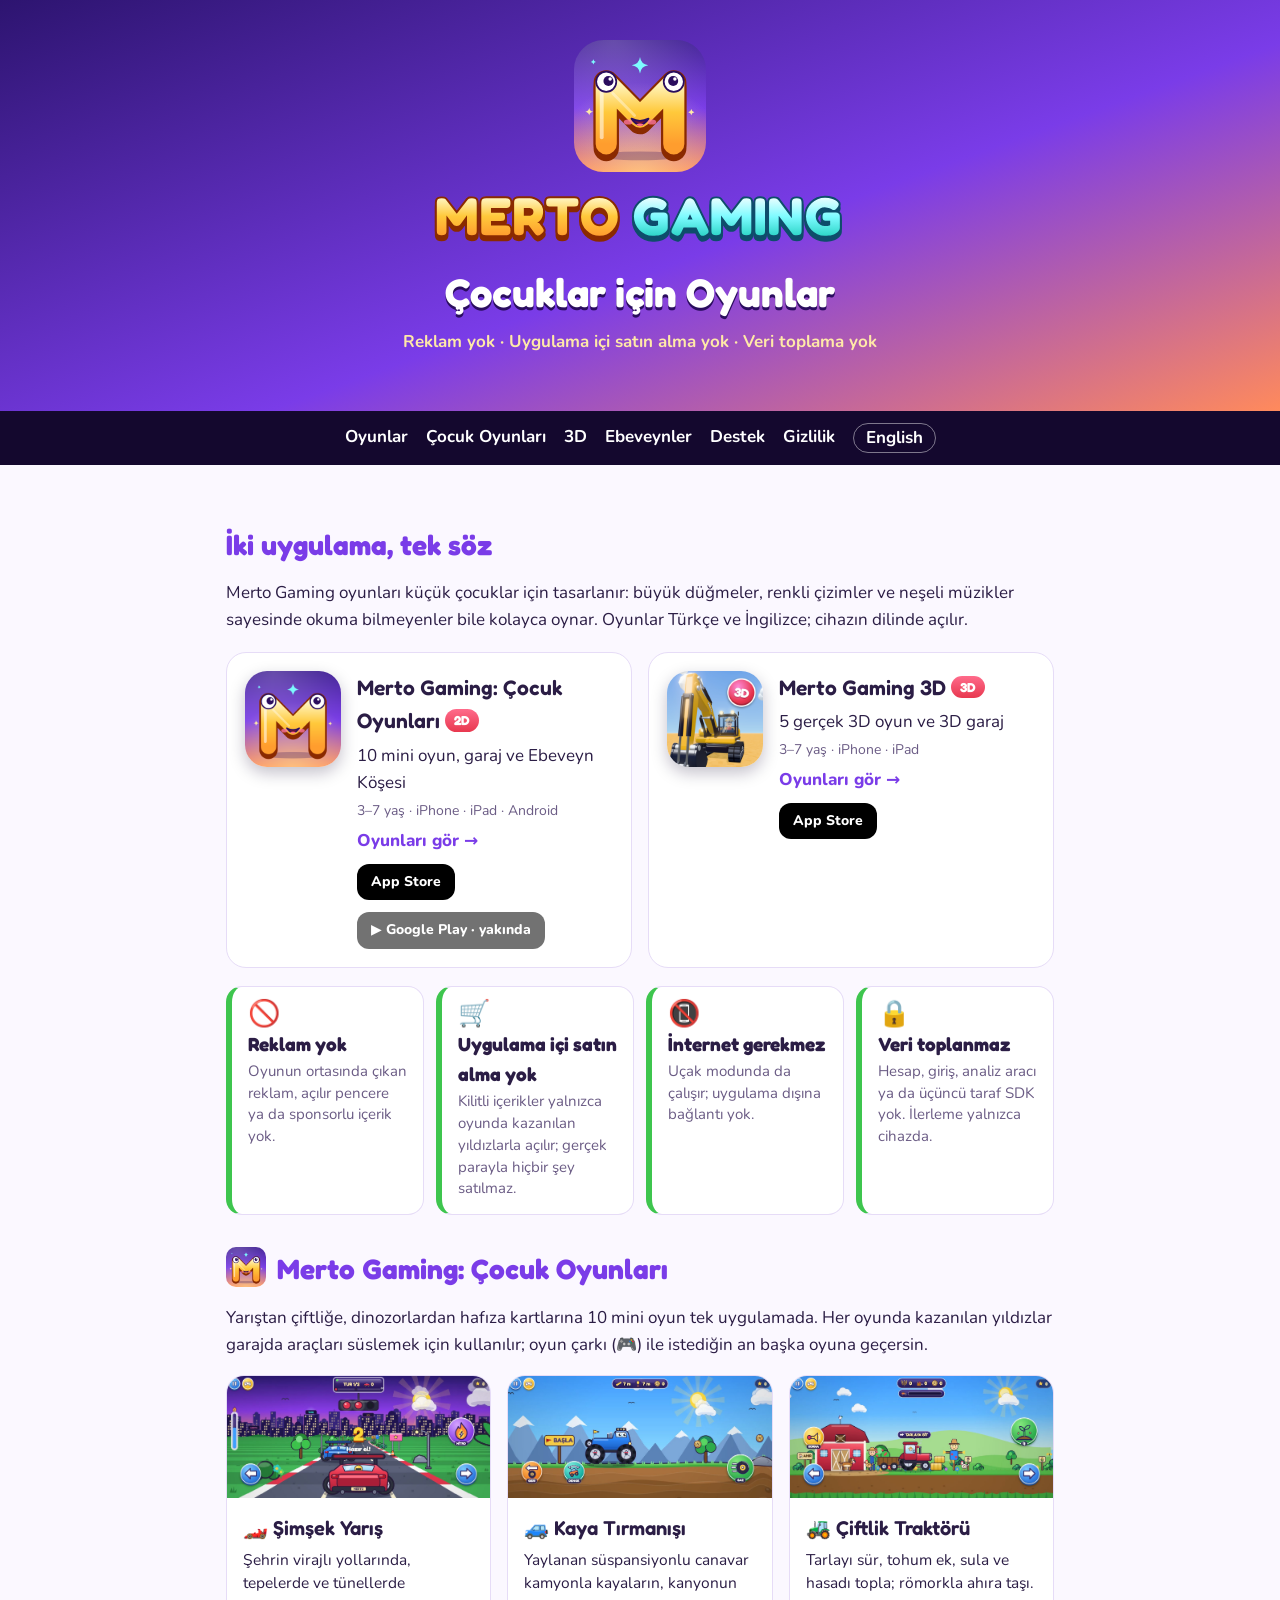
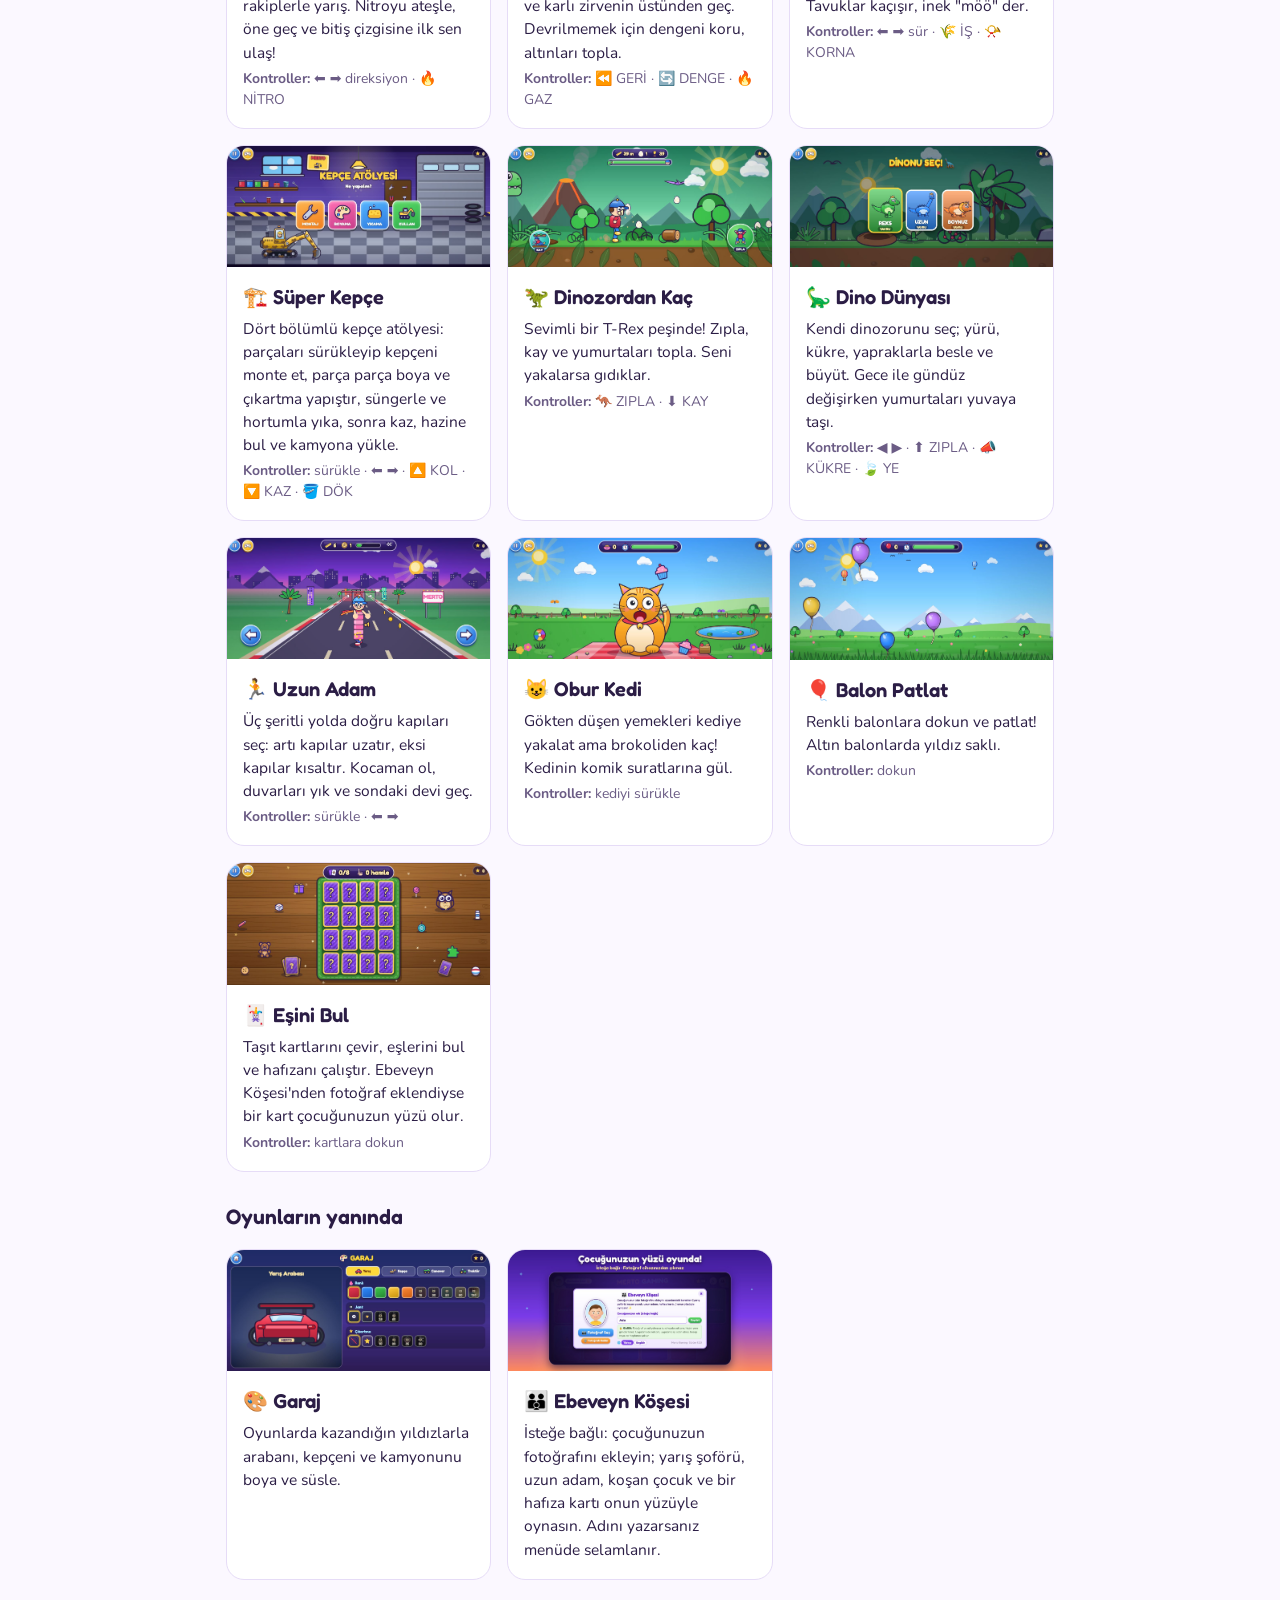
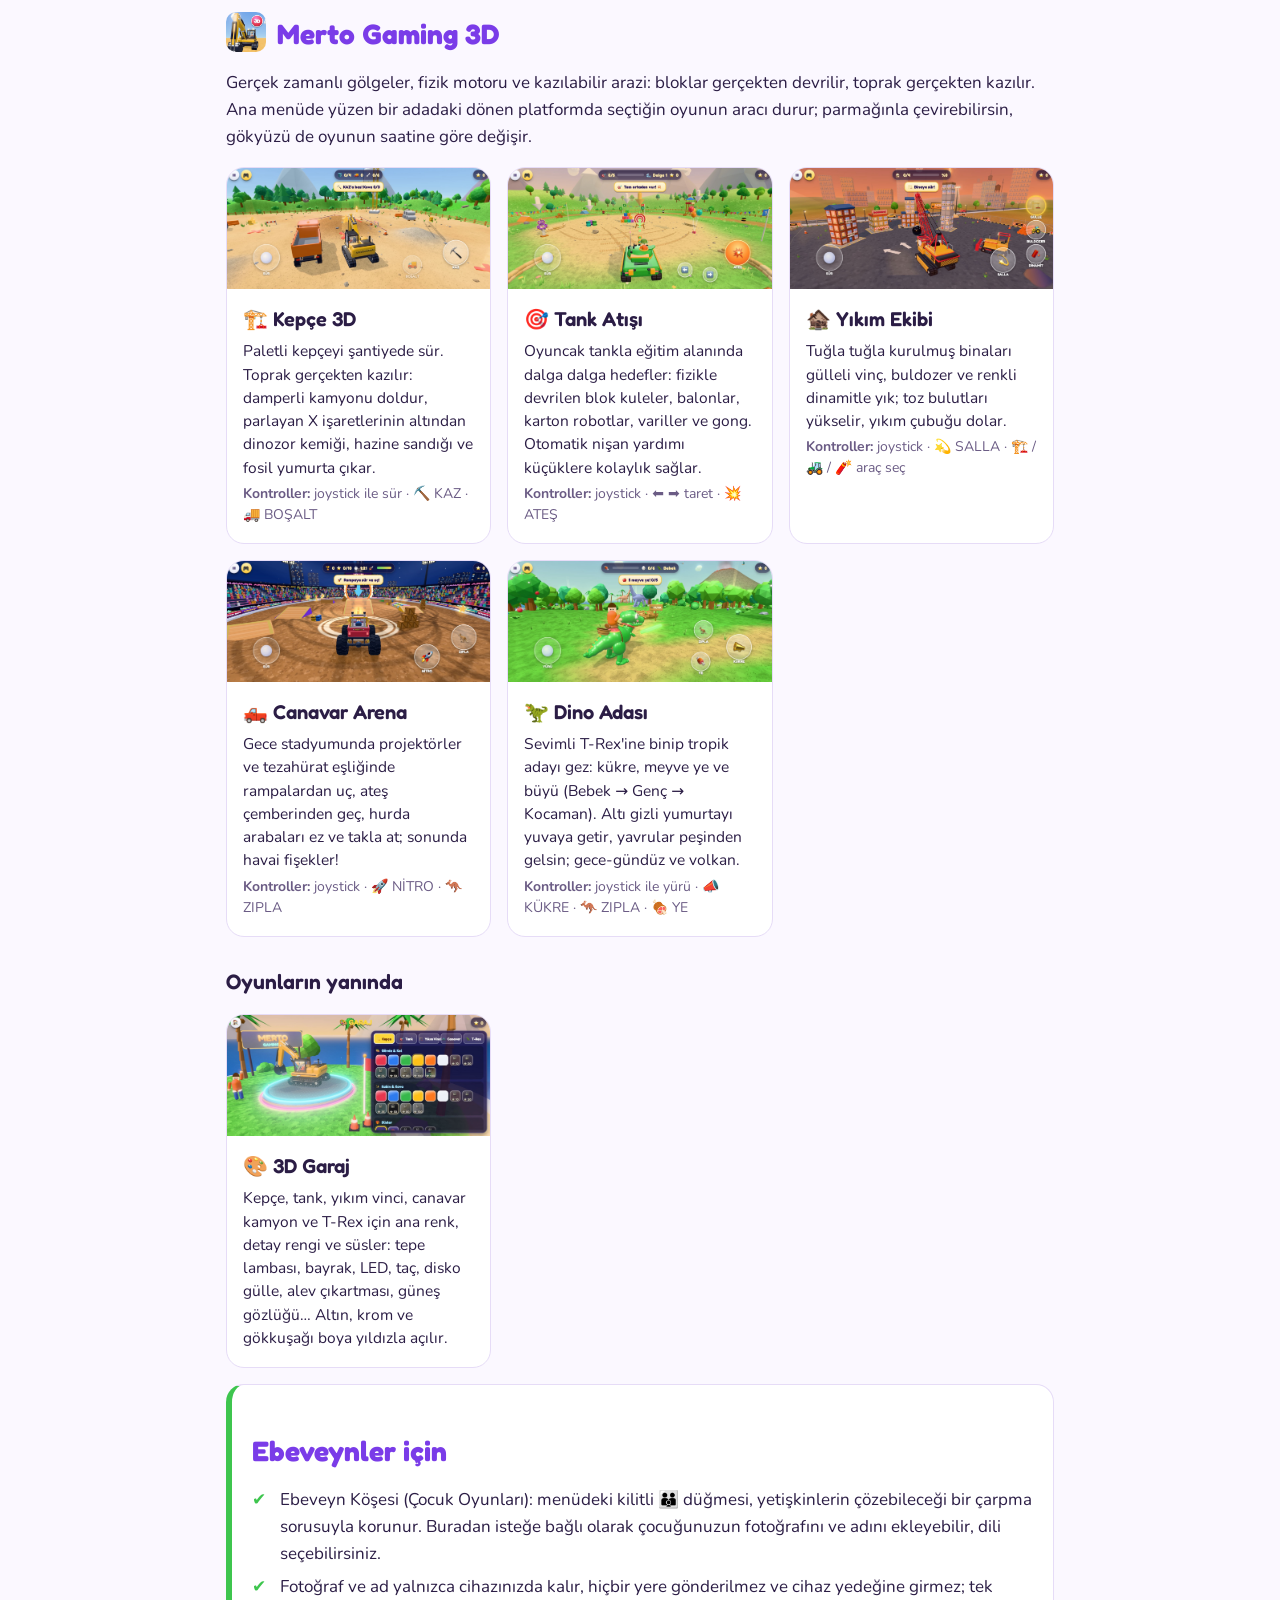
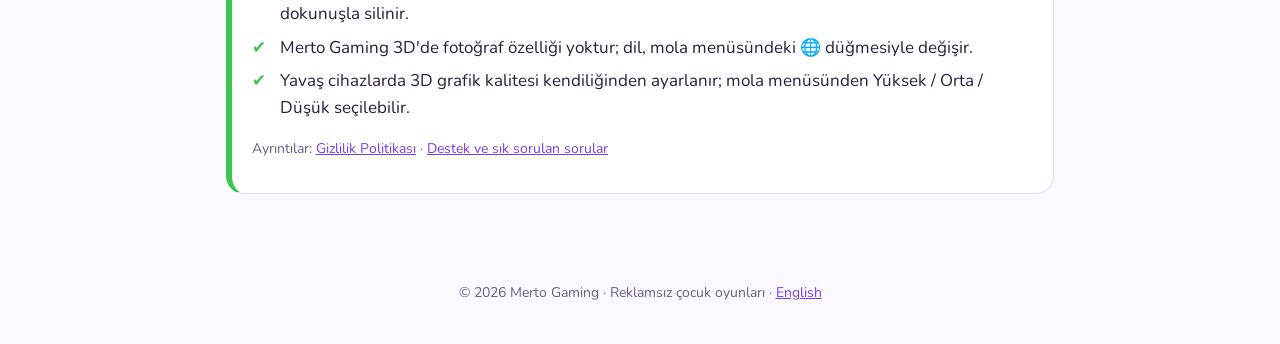
<file: index.html>
<!doctype html>
<html lang="tr">
<head>
<meta charset="utf-8">
<meta name="viewport" content="width=device-width, initial-scale=1">
<title>Merto Gaming – Çocuklar için Reklamsız Oyunlar</title>
<meta name="description" content="Merto Gaming: 3–7 yaş çocuklar için reklamsız, uygulama içi satın alma olmayan oyunlar. Merto Gaming: Çocuk Oyunları (10 mini oyun) ve Merto Gaming 3D (5 gerçek 3D oyun).">
<link rel="alternate" hreflang="tr" href="https://mertogaming.com/">
<link rel="alternate" hreflang="en" href="https://mertogaming.com/en.html">
<link rel="icon" href="img/favicon.png">
<link rel="apple-touch-icon" href="img/apple-touch-icon.png">
<link rel="stylesheet" href="site.css">
<script src="config.js"></script>
</head>
<body>
<!-- tools/build_site.py üretti — metinleri orada düzenleyin -->
<header class="hero">
  <a href="index.html"><img src="img/mark.svg" alt="" width="132" height="132" class="mark"></a>
  <img class="logo" src="img/wordmark.svg" alt="Merto Gaming">
  <h1>Çocuklar için Oyunlar</h1>
  <p>Reklam yok · Uygulama içi satın alma yok · Veri toplama yok</p>
</header>
<nav class="nav"><a href="#oyunlar">Oyunlar</a><a href="#cocuk-oyunlari">Çocuk Oyunları</a><a href="#merto-3d">3D</a><a href="#ebeveynler">Ebeveynler</a><a href="destek.html">Destek</a><a href="gizlilik.html">Gizlilik</a><a class="lang" href="en.html" hreflang="en">English</a></nav>
<main>

<section id="oyunlar">
  <h2>İki uygulama, tek söz</h2>
  <p>Merto Gaming oyunları küçük çocuklar için tasarlanır: büyük düğmeler, renkli çizimler ve neşeli müzikler sayesinde okuma bilmeyenler bile kolayca oynar. Oyunlar Türkçe ve İngilizce; cihazın dilinde açılır.</p>
  <div class="apps"><article class="app-card"><img class="app-icon" src="img/icon-kids.png" alt="" width="96" height="96"><div><h3>Merto Gaming: Çocuk Oyunları <span class="tag">2D</span></h3><p>10 mini oyun, garaj ve Ebeveyn Köşesi</p><p class="small">3–7 yaş · iPhone · iPad · Android</p><p><a class="more" href="#cocuk-oyunlari">Oyunları gör →</a></p><div class="badges left"><a class="badge soon" data-store="appStoreUrl" href="#"> App Store</a><a class="badge soon" data-store="playUrl" href="#">▶ Google Play</a></div></div></article><article class="app-card"><img class="app-icon" src="img/icon-3d.png" alt="" width="96" height="96"><div><h3>Merto Gaming 3D <span class="tag">3D</span></h3><p>5 gerçek 3D oyun ve 3D garaj</p><p class="small">3–7 yaş · iPhone · iPad</p><p><a class="more" href="#merto-3d">Oyunları gör →</a></p><div class="badges left"><a class="badge soon" data-store="appStoreUrl3d" href="#"> App Store</a></div></div></article></div>
  <div class="promises"><div class="promise"><span class="pi" aria-hidden="true">🚫</span><b>Reklam yok</b><span>Oyunun ortasında çıkan reklam, açılır pencere ya da sponsorlu içerik yok.</span></div><div class="promise"><span class="pi" aria-hidden="true">🛒</span><b>Uygulama içi satın alma yok</b><span>Kilitli içerikler yalnızca oyunda kazanılan yıldızlarla açılır; gerçek parayla hiçbir şey satılmaz.</span></div><div class="promise"><span class="pi" aria-hidden="true">📵</span><b>İnternet gerekmez</b><span>Uçak modunda da çalışır; uygulama dışına bağlantı yok.</span></div><div class="promise"><span class="pi" aria-hidden="true">🔒</span><b>Veri toplanmaz</b><span>Hesap, giriş, analiz aracı ya da üçüncü taraf SDK yok. İlerleme yalnızca cihazda.</span></div></div>
</section>

<section id="cocuk-oyunlari">
  <h2><img class="h-icon" src="img/icon-kids.png" alt="" width="40" height="40"> Merto Gaming: Çocuk Oyunları</h2>
  <p>Yarıştan çiftliğe, dinozorlardan hafıza kartlarına 10 mini oyun tek uygulamada. Her oyunda kazanılan yıldızlar garajda araçları süslemek için kullanılır; oyun çarkı (🎮) ile istediğin an başka oyuna geçersin.</p>
  <div class="games"><article class="game"><img src="img/games/tr/2d-race.jpg" alt="Şimşek Yarış" loading="lazy" width="1311" height="603"><div class="game-body"><h3><span aria-hidden="true">🏎️</span> Şimşek Yarış</h3><p>Şehrin virajlı yollarında, tepelerde ve tünellerde rakiplerle yarış. Nitroyu ateşle, öne geç ve bitiş çizgisine ilk sen ulaş!</p><p class="ctl"><b>Kontroller:</b> ⬅️ ➡️ direksiyon · 🔥 NİTRO</p></div></article><article class="game"><img src="img/games/tr/2d-climb.jpg" alt="Kaya Tırmanışı" loading="lazy" width="1311" height="603"><div class="game-body"><h3><span aria-hidden="true">🚙</span> Kaya Tırmanışı</h3><p>Yaylanan süspansiyonlu canavar kamyonla kayaların, kanyonun ve karlı zirvenin üstünden geç. Devrilmemek için dengeni koru, altınları topla.</p><p class="ctl"><b>Kontroller:</b> ⏪ GERİ · 🔄 DENGE · 🔥 GAZ</p></div></article><article class="game"><img src="img/games/tr/2d-tractor.jpg" alt="Çiftlik Traktörü" loading="lazy" width="1311" height="603"><div class="game-body"><h3><span aria-hidden="true">🚜</span> Çiftlik Traktörü</h3><p>Tarlayı sür, tohum ek, sula ve hasadı topla; römorkla ahıra taşı. Tavuklar kaçışır, inek &quot;möö&quot; der.</p><p class="ctl"><b>Kontroller:</b> ⬅️ ➡️ sür · 🌾 İŞ · 📯 KORNA</p></div></article><article class="game"><img src="img/games/tr/2d-digger.jpg" alt="Süper Kepçe" loading="lazy" width="1311" height="603"><div class="game-body"><h3><span aria-hidden="true">🏗️</span> Süper Kepçe</h3><p>Dört bölümlü kepçe atölyesi: parçaları sürükleyip kepçeni monte et, parça parça boya ve çıkartma yapıştır, süngerle ve hortumla yıka, sonra kaz, hazine bul ve kamyona yükle.</p><p class="ctl"><b>Kontroller:</b> sürükle · ⬅️ ➡️ · 🔼 KOL · 🔽 KAZ · 🪣 DÖK</p></div></article><article class="game"><img src="img/games/tr/2d-dinorun.jpg" alt="Dinozordan Kaç" loading="lazy" width="1311" height="603"><div class="game-body"><h3><span aria-hidden="true">🦖</span> Dinozordan Kaç</h3><p>Sevimli bir T-Rex peşinde! Zıpla, kay ve yumurtaları topla. Seni yakalarsa gıdıklar.</p><p class="ctl"><b>Kontroller:</b> 🦘 ZIPLA · ⬇️ KAY</p></div></article><article class="game"><img src="img/games/tr/2d-dinosim.jpg" alt="Dino Dünyası" loading="lazy" width="1311" height="603"><div class="game-body"><h3><span aria-hidden="true">🦕</span> Dino Dünyası</h3><p>Kendi dinozorunu seç; yürü, kükre, yapraklarla besle ve büyüt. Gece ile gündüz değişirken yumurtaları yuvaya taşı.</p><p class="ctl"><b>Kontroller:</b> ◀ ▶ · ⬆️ ZIPLA · 📣 KÜKRE · 🍃 YE</p></div></article><article class="game"><img src="img/games/tr/2d-tallman.jpg" alt="Uzun Adam" loading="lazy" width="1311" height="603"><div class="game-body"><h3><span aria-hidden="true">🏃</span> Uzun Adam</h3><p>Üç şeritli yolda doğru kapıları seç: artı kapılar uzatır, eksi kapılar kısaltır. Kocaman ol, duvarları yık ve sondaki devi geç.</p><p class="ctl"><b>Kontroller:</b> sürükle · ⬅️ ➡️</p></div></article><article class="game"><img src="img/games/tr/2d-cat.jpg" alt="Obur Kedi" loading="lazy" width="1311" height="603"><div class="game-body"><h3><span aria-hidden="true">😺</span> Obur Kedi</h3><p>Gökten düşen yemekleri kediye yakalat ama brokoliden kaç! Kedinin komik suratlarına gül.</p><p class="ctl"><b>Kontroller:</b> kediyi sürükle</p></div></article><article class="game"><img src="img/games/tr/2d-balloons.jpg" alt="Balon Patlat" loading="lazy" width="1311" height="603"><div class="game-body"><h3><span aria-hidden="true">🎈</span> Balon Patlat</h3><p>Renkli balonlara dokun ve patlat! Altın balonlarda yıldız saklı.</p><p class="ctl"><b>Kontroller:</b> dokun</p></div></article><article class="game"><img src="img/games/tr/2d-memory.jpg" alt="Eşini Bul" loading="lazy" width="1311" height="603"><div class="game-body"><h3><span aria-hidden="true">🃏</span> Eşini Bul</h3><p>Taşıt kartlarını çevir, eşlerini bul ve hafızanı çalıştır. Ebeveyn Köşesi&#x27;nden fotoğraf eklendiyse bir kart çocuğunuzun yüzü olur.</p><p class="ctl"><b>Kontroller:</b> kartlara dokun</p></div></article></div>
  <h3 class="sub">Oyunların yanında</h3>
  <div class="games"><article class="game extra"><img src="img/games/tr/2d-garage.jpg" alt="Garaj" loading="lazy"><div class="game-body"><h3><span aria-hidden="true">🎨</span> Garaj</h3><p>Oyunlarda kazandığın yıldızlarla arabanı, kepçeni ve kamyonunu boya ve süsle.</p></div></article><article class="game extra"><img src="img/games/tr/2d-parents.jpg" alt="Ebeveyn Köşesi" loading="lazy"><div class="game-body"><h3><span aria-hidden="true">👪</span> Ebeveyn Köşesi</h3><p>İsteğe bağlı: çocuğunuzun fotoğrafını ekleyin; yarış şoförü, uzun adam, koşan çocuk ve bir hafıza kartı onun yüzüyle oynasın. Adını yazarsanız menüde selamlanır.</p></div></article></div>
</section>

<section id="merto-3d">
  <h2><img class="h-icon" src="img/icon-3d.png" alt="" width="40" height="40"> Merto Gaming 3D</h2>
  <p>Gerçek zamanlı gölgeler, fizik motoru ve kazılabilir arazi: bloklar gerçekten devrilir, toprak gerçekten kazılır. Ana menüde yüzen bir adadaki dönen platformda seçtiğin oyunun aracı durur; parmağınla çevirebilirsin, gökyüzü de oyunun saatine göre değişir.</p>
  <div class="games"><article class="game"><img src="img/games/tr/3d-excavator.jpg" alt="Kepçe 3D" loading="lazy" width="1311" height="603"><div class="game-body"><h3><span aria-hidden="true">🏗️</span> Kepçe 3D</h3><p>Paletli kepçeyi şantiyede sür. Toprak gerçekten kazılır: damperli kamyonu doldur, parlayan X işaretlerinin altından dinozor kemiği, hazine sandığı ve fosil yumurta çıkar.</p><p class="ctl"><b>Kontroller:</b> joystick ile sür · ⛏️ KAZ · 🚚 BOŞALT</p></div></article><article class="game"><img src="img/games/tr/3d-tank.jpg" alt="Tank Atışı" loading="lazy" width="1311" height="603"><div class="game-body"><h3><span aria-hidden="true">🎯</span> Tank Atışı</h3><p>Oyuncak tankla eğitim alanında dalga dalga hedefler: fizikle devrilen blok kuleler, balonlar, karton robotlar, variller ve gong. Otomatik nişan yardımı küçüklere kolaylık sağlar.</p><p class="ctl"><b>Kontroller:</b> joystick · ⬅️ ➡️ taret · 💥 ATEŞ</p></div></article><article class="game"><img src="img/games/tr/3d-demolition.jpg" alt="Yıkım Ekibi" loading="lazy" width="1311" height="603"><div class="game-body"><h3><span aria-hidden="true">🏚️</span> Yıkım Ekibi</h3><p>Tuğla tuğla kurulmuş binaları gülleli vinç, buldozer ve renkli dinamitle yık; toz bulutları yükselir, yıkım çubuğu dolar.</p><p class="ctl"><b>Kontroller:</b> joystick · 💫 SALLA · 🏗️ / 🚜 / 🧨 araç seç</p></div></article><article class="game"><img src="img/games/tr/3d-monster.jpg" alt="Canavar Arena" loading="lazy" width="1311" height="603"><div class="game-body"><h3><span aria-hidden="true">🛻</span> Canavar Arena</h3><p>Gece stadyumunda projektörler ve tezahürat eşliğinde rampalardan uç, ateş çemberinden geç, hurda arabaları ez ve takla at; sonunda havai fişekler!</p><p class="ctl"><b>Kontroller:</b> joystick · 🚀 NİTRO · 🦘 ZIPLA</p></div></article><article class="game"><img src="img/games/tr/3d-dino.jpg" alt="Dino Adası" loading="lazy" width="1311" height="603"><div class="game-body"><h3><span aria-hidden="true">🦖</span> Dino Adası</h3><p>Sevimli T-Rex&#x27;ine binip tropik adayı gez: kükre, meyve ye ve büyü (Bebek → Genç → Kocaman). Altı gizli yumurtayı yuvaya getir, yavrular peşinden gelsin; gece-gündüz ve volkan.</p><p class="ctl"><b>Kontroller:</b> joystick ile yürü · 📣 KÜKRE · 🦘 ZIPLA · 🍖 YE</p></div></article></div>
  <h3 class="sub">Oyunların yanında</h3>
  <div class="games"><article class="game extra"><img src="img/games/tr/3d-garage.jpg" alt="3D Garaj" loading="lazy"><div class="game-body"><h3><span aria-hidden="true">🎨</span> 3D Garaj</h3><p>Kepçe, tank, yıkım vinci, canavar kamyon ve T-Rex için ana renk, detay rengi ve süsler: tepe lambası, bayrak, LED, taç, disko gülle, alev çıkartması, güneş gözlüğü… Altın, krom ve gökkuşağı boya yıldızla açılır.</p></div></article></div>
</section>

<section id="ebeveynler" class="card ok">
  <h2>Ebeveynler için</h2>
  <ul class="check"><li>Ebeveyn Köşesi (Çocuk Oyunları): menüdeki kilitli 👪 düğmesi, yetişkinlerin çözebileceği bir çarpma sorusuyla korunur. Buradan isteğe bağlı olarak çocuğunuzun fotoğrafını ve adını ekleyebilir, dili seçebilirsiniz.</li><li>Fotoğraf ve ad yalnızca cihazınızda kalır, hiçbir yere gönderilmez ve cihaz yedeğine girmez; tek dokunuşla silinir.</li><li>Merto Gaming 3D&#x27;de fotoğraf özelliği yoktur; dil, mola menüsündeki 🌐 düğmesiyle değişir.</li><li>Yavaş cihazlarda 3D grafik kalitesi kendiliğinden ayarlanır; mola menüsünden Yüksek / Orta / Düşük seçilebilir.</li></ul>
  <p class="small">Ayrıntılar: <a href="gizlilik.html">Gizlilik Politikası</a> · <a href="destek.html">Destek ve sık sorulan sorular</a></p>
</section>
</main>
<footer>© 2026 Merto Gaming · <span>Reklamsız çocuk oyunları</span> · <a href="en.html">English</a></footer>
</body>
</html>
</file>
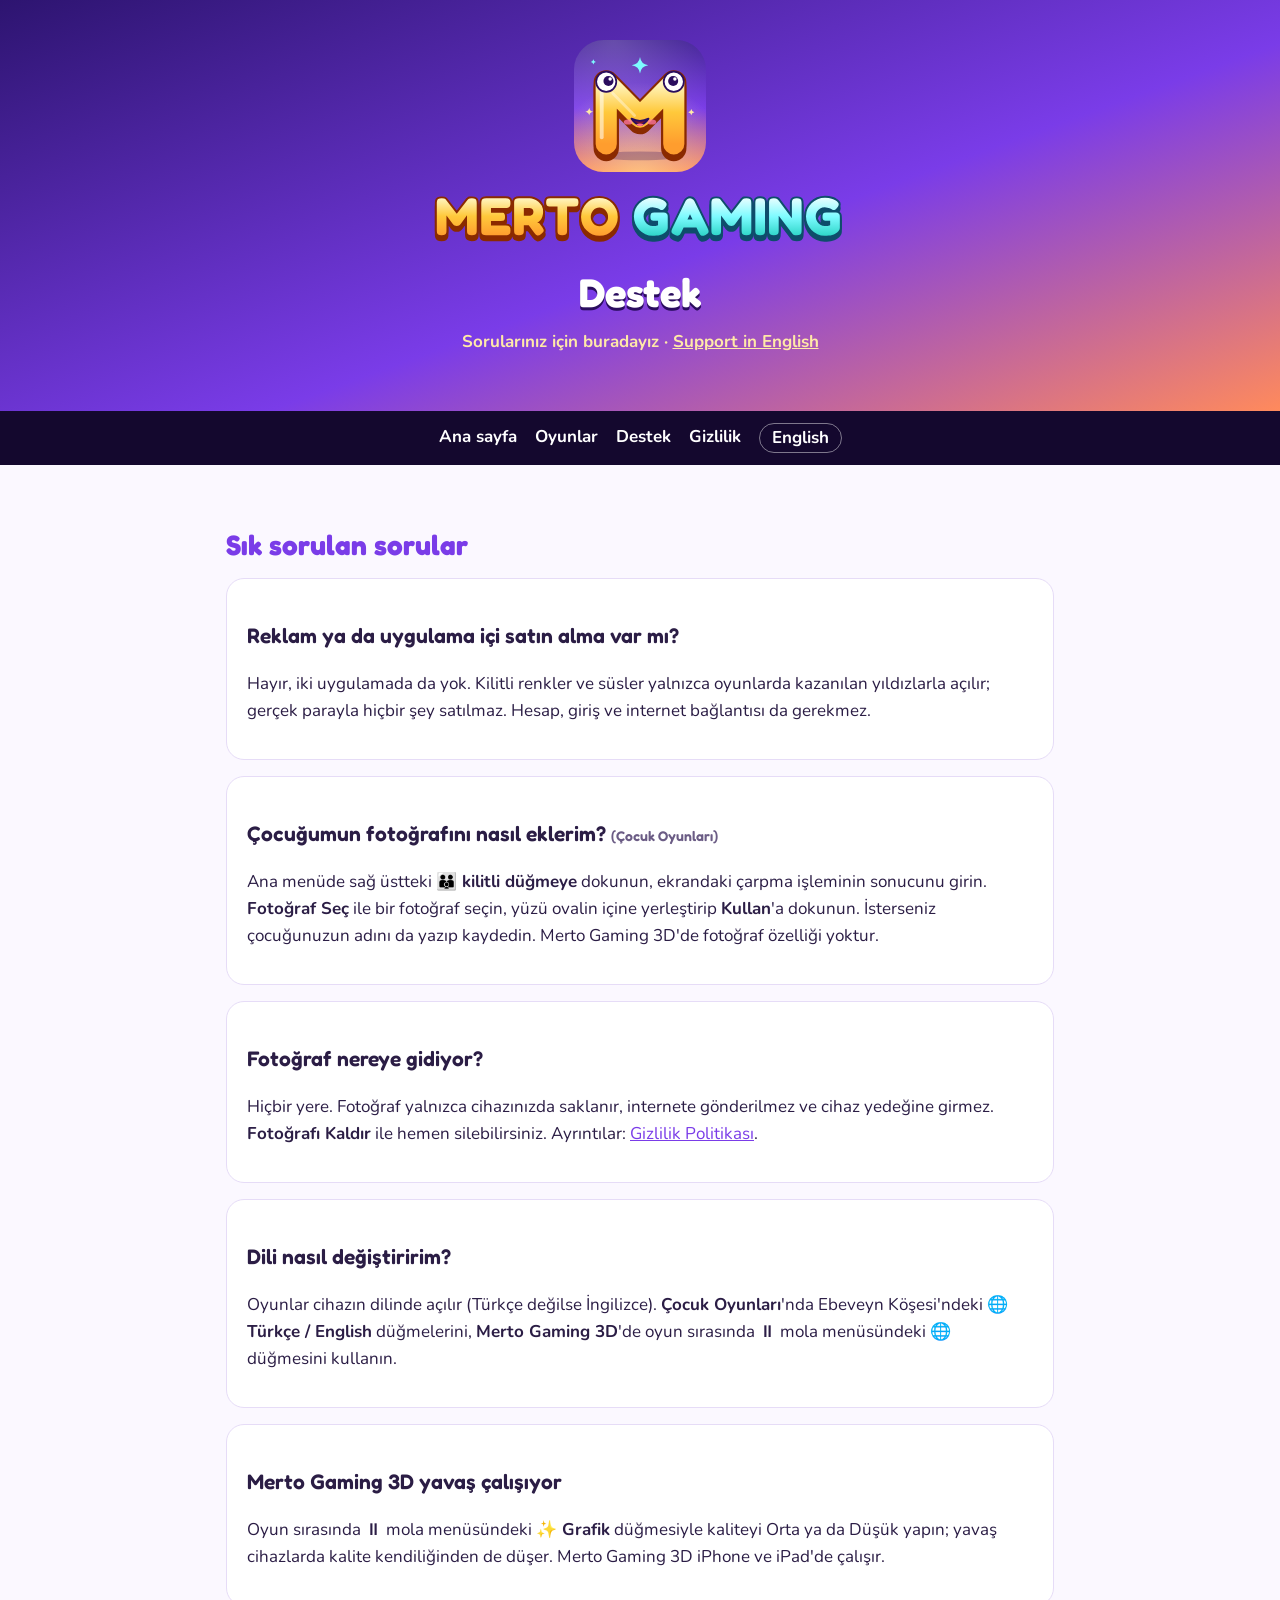
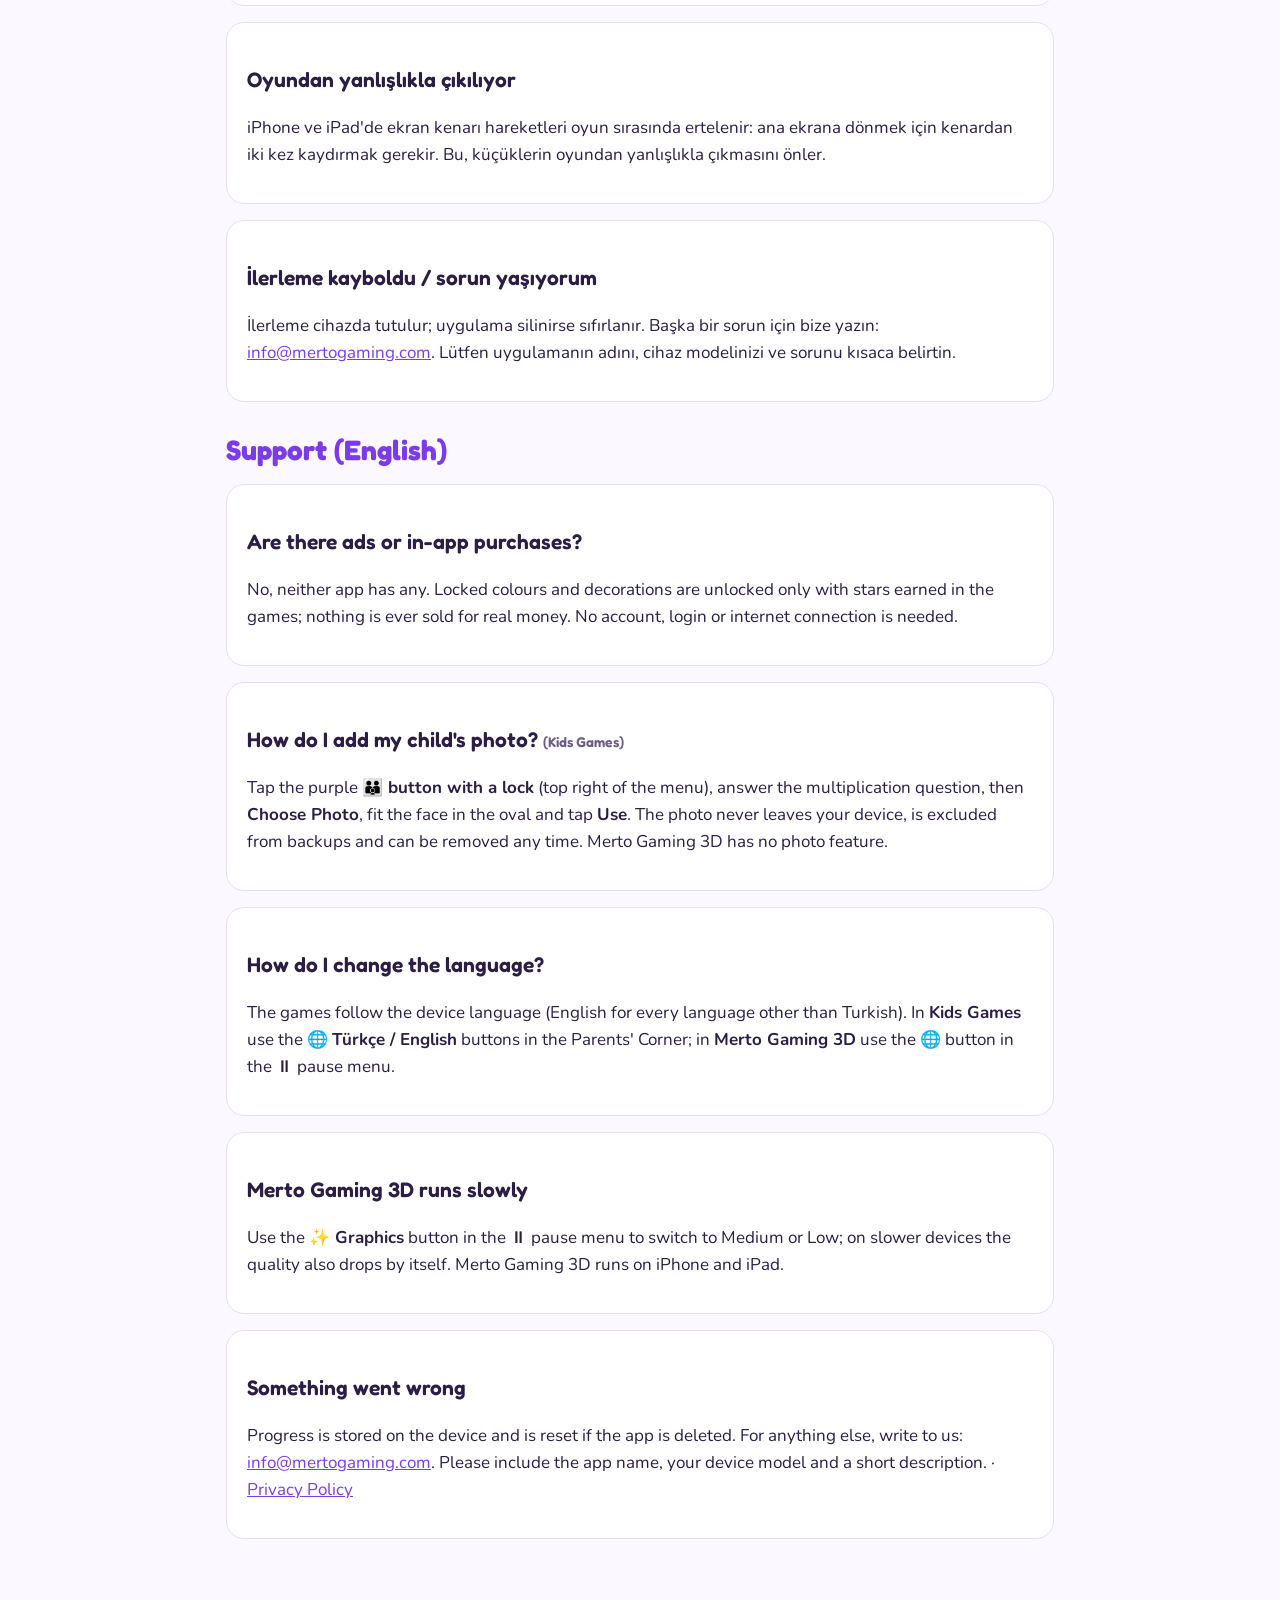
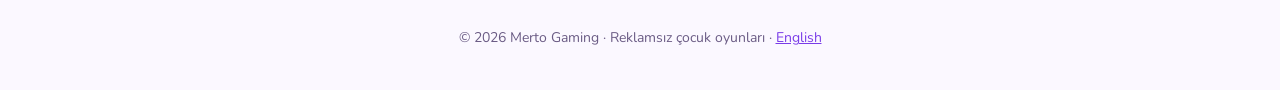
<file: destek.html>
<!doctype html>
<html lang="tr">
<head>
<meta charset="utf-8">
<meta name="viewport" content="width=device-width, initial-scale=1">
<title>Destek – Merto Gaming</title>
<meta name="description" content="Merto Gaming: Çocuk Oyunları ve Merto Gaming 3D için destek ve sık sorulan sorular.">
<link rel="icon" href="img/favicon.png">
<link rel="apple-touch-icon" href="img/apple-touch-icon.png">
<link rel="stylesheet" href="site.css">
<script src="config.js"></script>
</head>
<body>
<header class="hero">
  <a href="index.html"><img src="img/mark.svg" alt="" width="132" height="132" class="mark"></a>
  <img class="logo" src="img/wordmark.svg" alt="Merto Gaming">
  <h1>Destek</h1>
  <p>Sorularınız için buradayız · <a href="#english" style="color:#ffe9a8">Support in English</a></p>
</header>
<nav class="nav">
  <a href="index.html">Ana sayfa</a><a href="index.html#oyunlar">Oyunlar</a><a href="destek.html">Destek</a><a href="gizlilik.html">Gizlilik</a><a class="lang" href="en.html" hreflang="en">English</a>
</nav>
<main>

<h2>Sık sorulan sorular</h2>
<div class="card"><h3>Reklam ya da uygulama içi satın alma var mı?</h3>
<p>Hayır, iki uygulamada da yok. Kilitli renkler ve süsler yalnızca oyunlarda kazanılan yıldızlarla açılır; gerçek parayla hiçbir şey satılmaz. Hesap, giriş ve internet bağlantısı da gerekmez.</p></div>
<div class="card"><h3>Çocuğumun fotoğrafını nasıl eklerim? <span class="small">(Çocuk Oyunları)</span></h3>
<p>Ana menüde sağ üstteki <b>👪 kilitli düğmeye</b> dokunun, ekrandaki çarpma işleminin sonucunu girin. <b>Fotoğraf Seç</b> ile bir fotoğraf seçin, yüzü ovalin içine yerleştirip <b>Kullan</b>'a dokunun. İsterseniz çocuğunuzun adını da yazıp kaydedin. Merto Gaming 3D'de fotoğraf özelliği yoktur.</p></div>
<div class="card"><h3>Fotoğraf nereye gidiyor?</h3>
<p>Hiçbir yere. Fotoğraf yalnızca cihazınızda saklanır, internete gönderilmez ve cihaz yedeğine girmez. <b>Fotoğrafı Kaldır</b> ile hemen silebilirsiniz. Ayrıntılar: <a href="gizlilik.html">Gizlilik Politikası</a>.</p></div>
<div class="card"><h3>Dili nasıl değiştiririm?</h3>
<p>Oyunlar cihazın dilinde açılır (Türkçe değilse İngilizce). <b>Çocuk Oyunları</b>'nda Ebeveyn Köşesi'ndeki 🌐 <b>Türkçe / English</b> düğmelerini, <b>Merto Gaming 3D</b>'de oyun sırasında ⏸ mola menüsündeki 🌐 düğmesini kullanın.</p></div>
<div class="card"><h3>Merto Gaming 3D yavaş çalışıyor</h3>
<p>Oyun sırasında ⏸ mola menüsündeki <b>✨ Grafik</b> düğmesiyle kaliteyi Orta ya da Düşük yapın; yavaş cihazlarda kalite kendiliğinden de düşer. Merto Gaming 3D iPhone ve iPad'de çalışır.</p></div>
<div class="card"><h3>Oyundan yanlışlıkla çıkılıyor</h3>
<p>iPhone ve iPad'de ekran kenarı hareketleri oyun sırasında ertelenir: ana ekrana dönmek için kenardan iki kez kaydırmak gerekir. Bu, küçüklerin oyundan yanlışlıkla çıkmasını önler.</p></div>
<div class="card"><h3>İlerleme kayboldu / sorun yaşıyorum</h3>
<p>İlerleme cihazda tutulur; uygulama silinirse sıfırlanır. Başka bir sorun için bize yazın: <a data-email href="#">e-posta</a>. Lütfen uygulamanın adını, cihaz modelinizi ve sorunu kısaca belirtin.</p></div>

<h2 id="english">Support (English)</h2>
<div class="card"><h3>Are there ads or in-app purchases?</h3>
<p>No, neither app has any. Locked colours and decorations are unlocked only with stars earned in the games; nothing is ever sold for real money. No account, login or internet connection is needed.</p></div>
<div class="card"><h3>How do I add my child's photo? <span class="small">(Kids Games)</span></h3>
<p>Tap the purple <b>👪 button with a lock</b> (top right of the menu), answer the multiplication question, then <b>Choose Photo</b>, fit the face in the oval and tap <b>Use</b>. The photo never leaves your device, is excluded from backups and can be removed any time. Merto Gaming 3D has no photo feature.</p></div>
<div class="card"><h3>How do I change the language?</h3>
<p>The games follow the device language (English for every language other than Turkish). In <b>Kids Games</b> use the 🌐 <b>Türkçe / English</b> buttons in the Parents' Corner; in <b>Merto Gaming 3D</b> use the 🌐 button in the ⏸ pause menu.</p></div>
<div class="card"><h3>Merto Gaming 3D runs slowly</h3>
<p>Use the <b>✨ Graphics</b> button in the ⏸ pause menu to switch to Medium or Low; on slower devices the quality also drops by itself. Merto Gaming 3D runs on iPhone and iPad.</p></div>
<div class="card"><h3>Something went wrong</h3>
<p>Progress is stored on the device and is reset if the app is deleted. For anything else, write to us: <a data-email href="#">e-mail</a>. Please include the app name, your device model and a short description. · <a href="privacy.html">Privacy Policy</a></p></div>
</main>
<footer>© 2026 Merto Gaming · <span>Reklamsız çocuk oyunları</span> · <a href="en.html">English</a></footer>
</body>
</html>
</file>
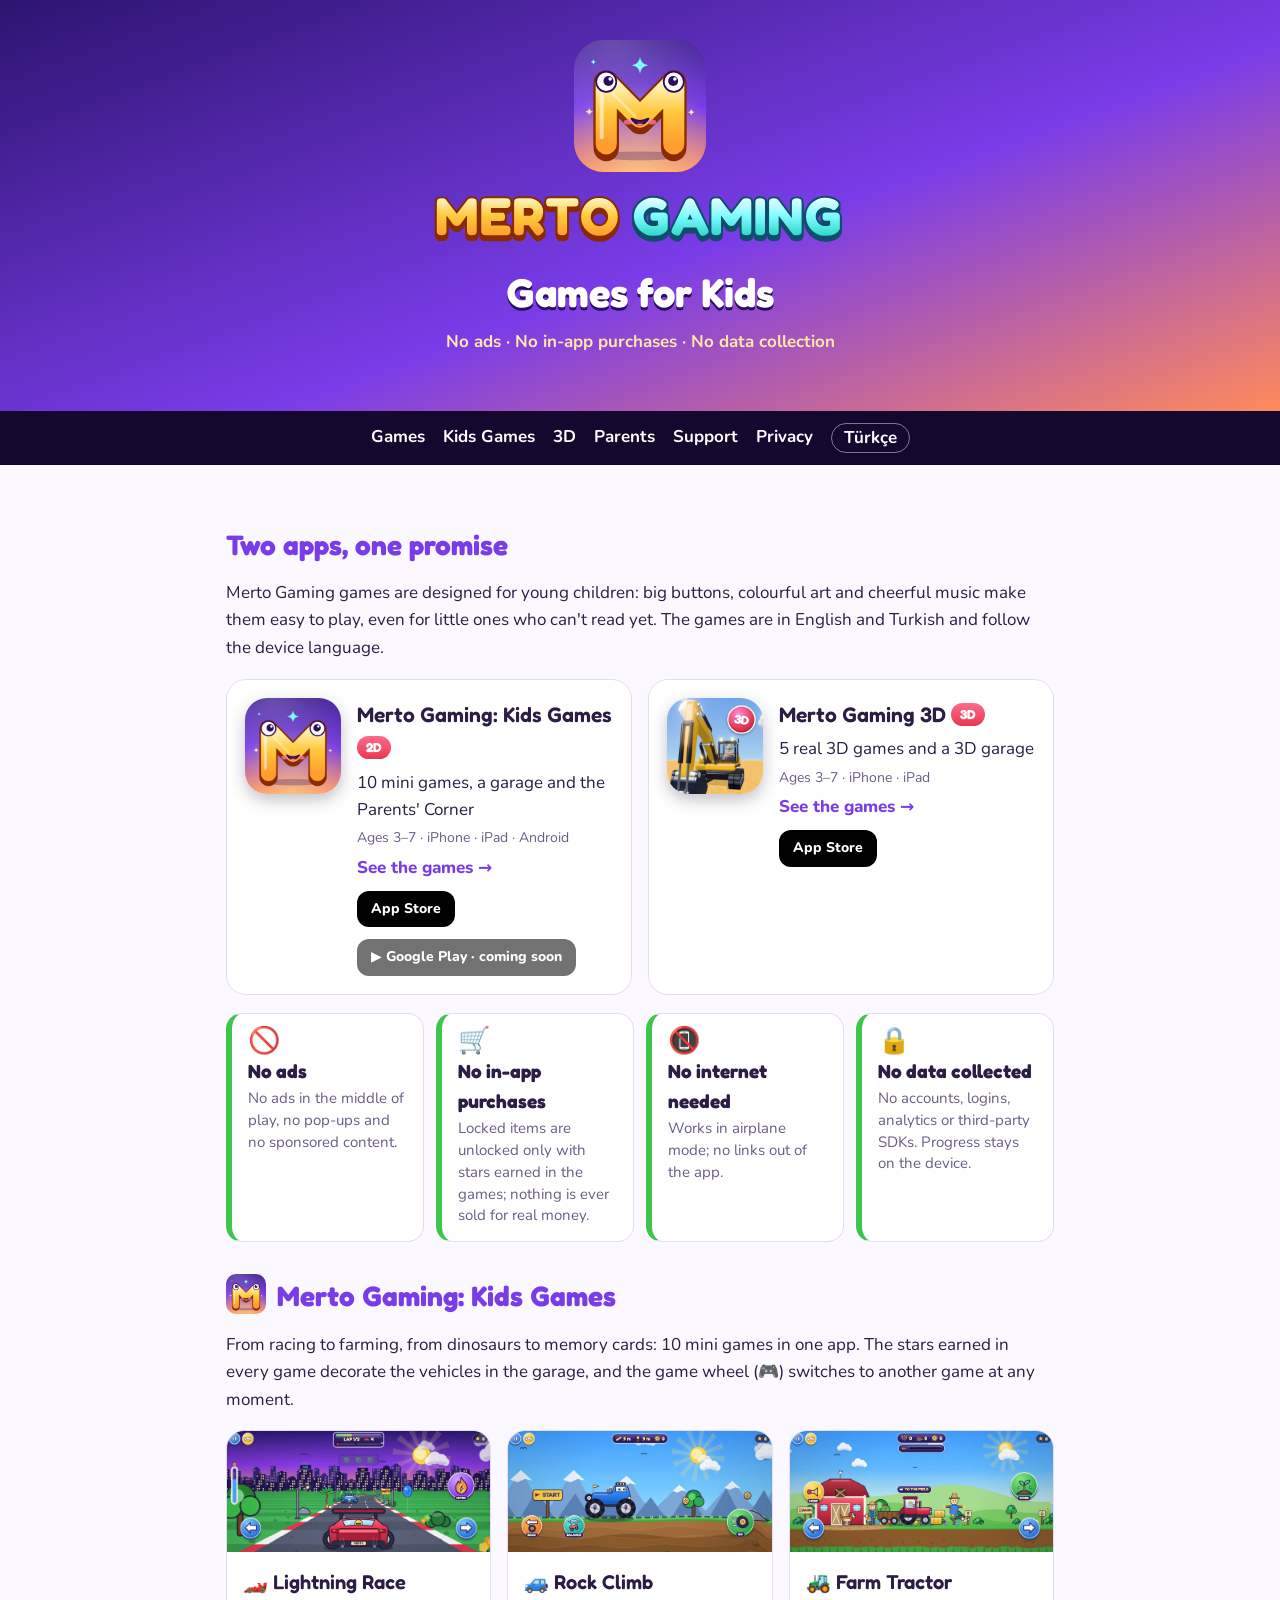
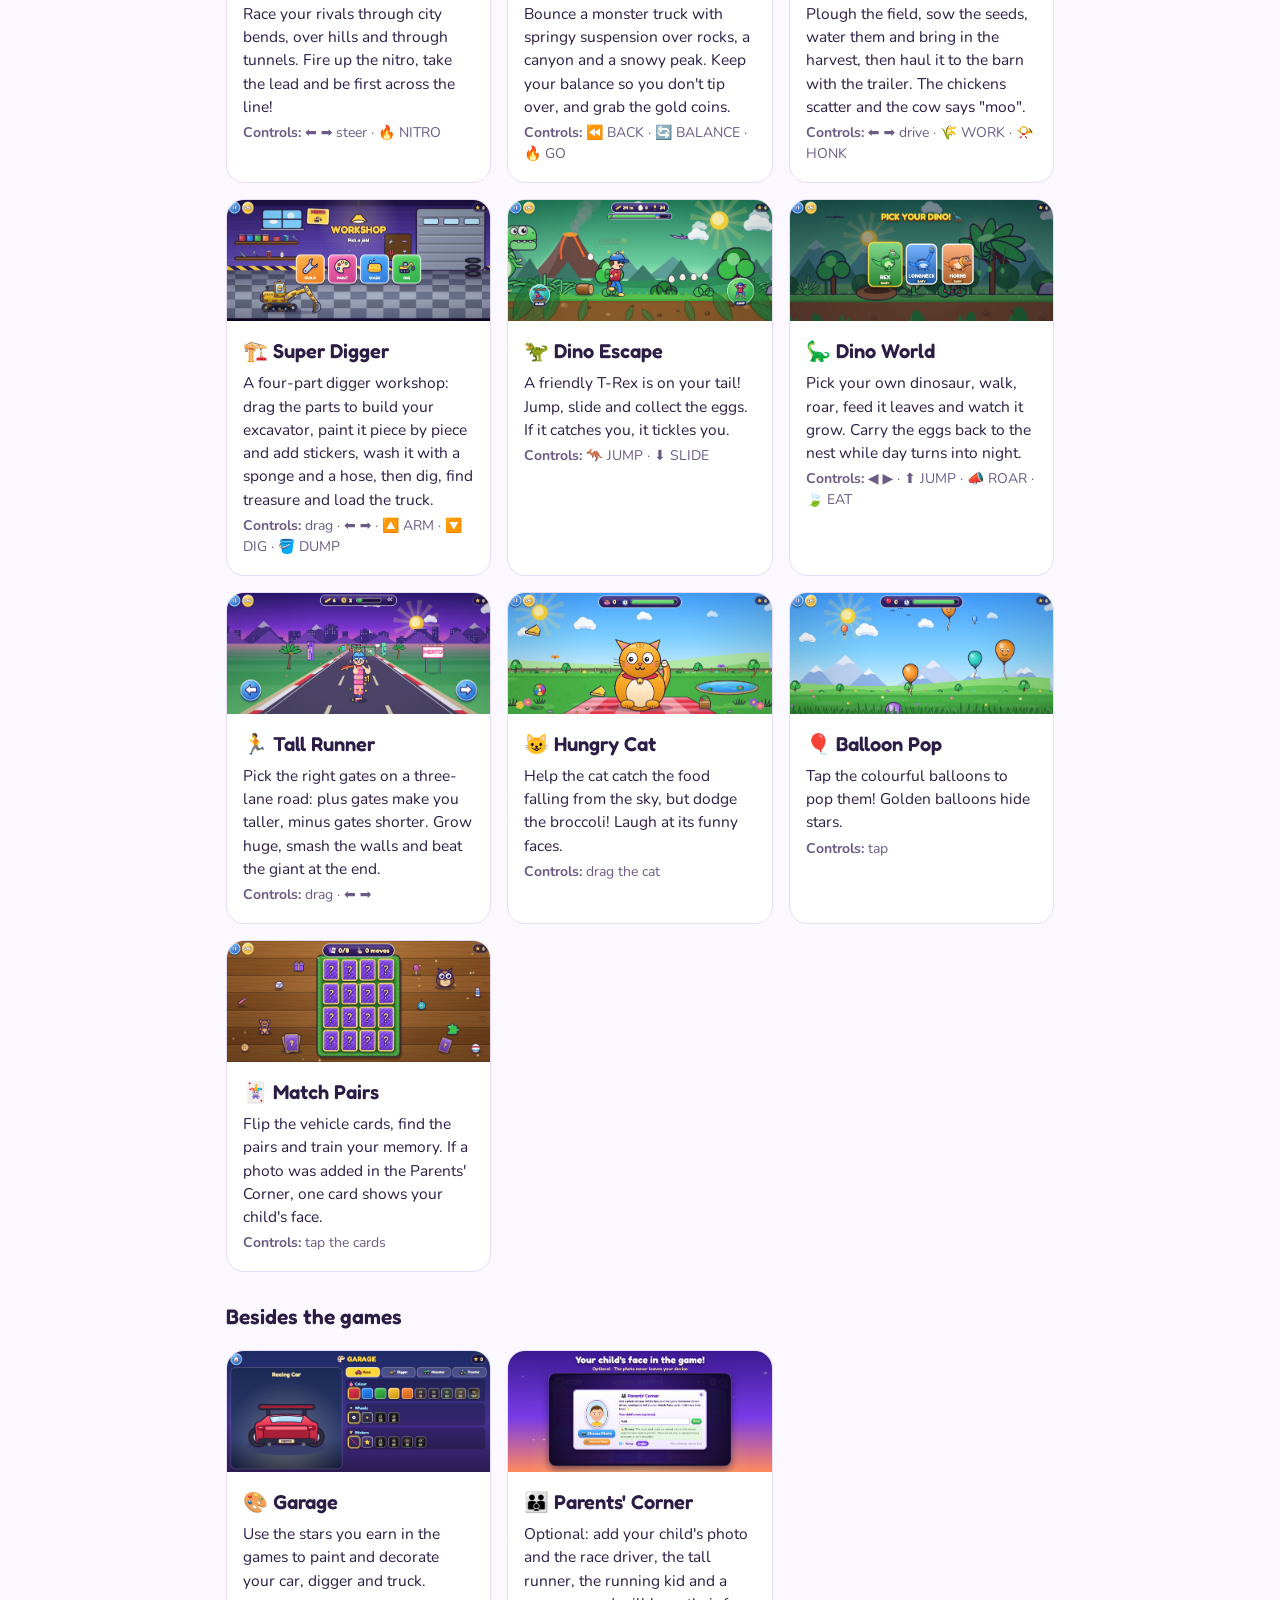
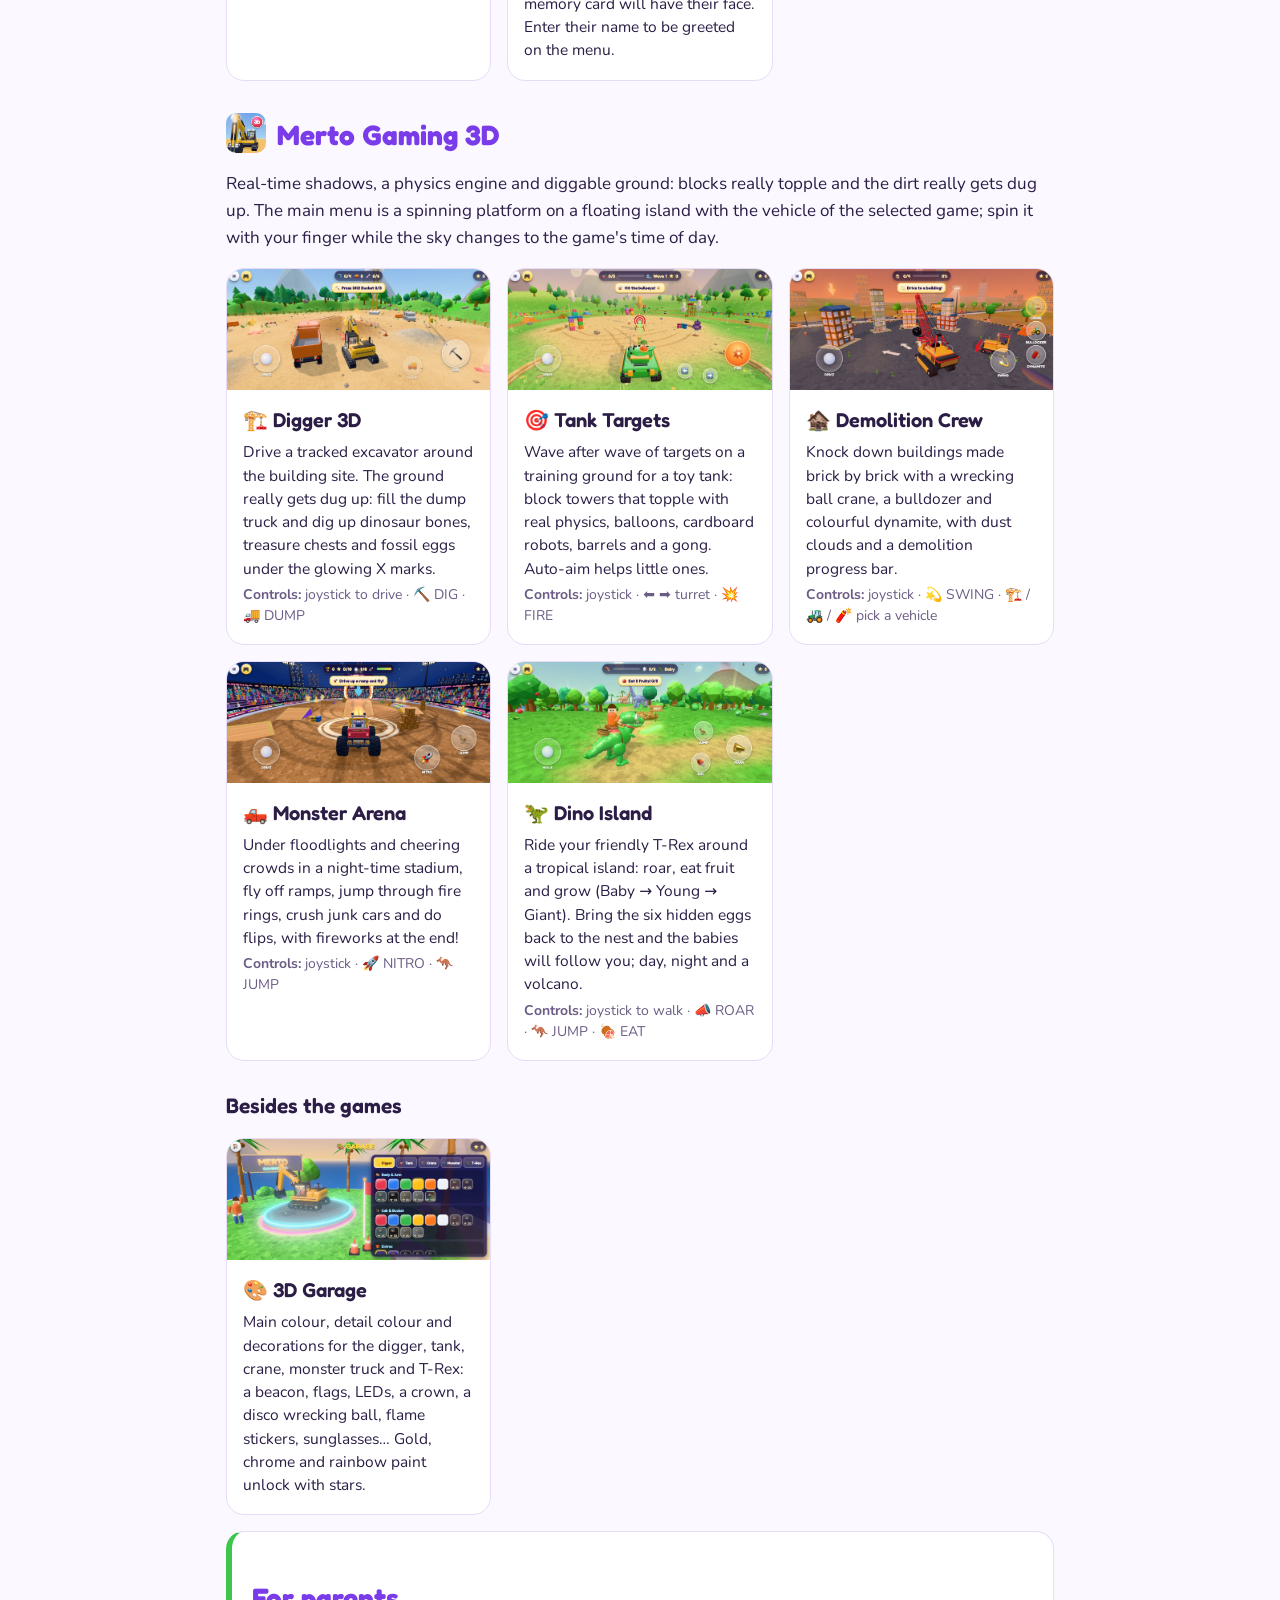
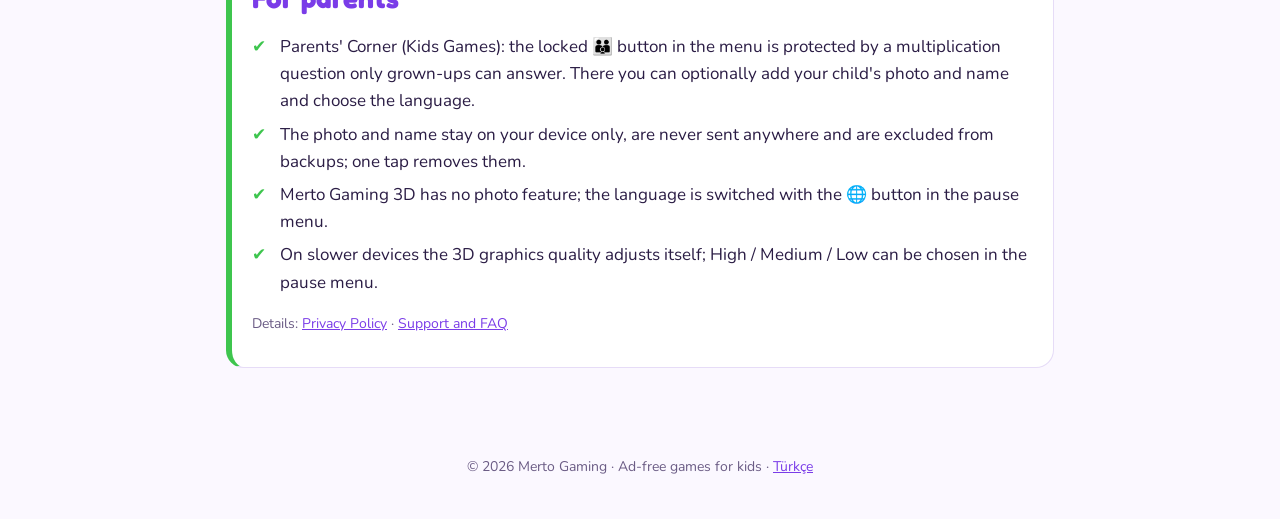
<file: en.html>
<!doctype html>
<html lang="en">
<head>
<meta charset="utf-8">
<meta name="viewport" content="width=device-width, initial-scale=1">
<title>Merto Gaming – Ad-Free Games for Kids</title>
<meta name="description" content="Merto Gaming: games for children aged 3–7 with no ads and no in-app purchases. Merto Gaming: Kids Games (10 mini games) and Merto Gaming 3D (5 real 3D games).">
<link rel="alternate" hreflang="tr" href="https://mertogaming.com/">
<link rel="alternate" hreflang="en" href="https://mertogaming.com/en.html">
<link rel="icon" href="img/favicon.png">
<link rel="apple-touch-icon" href="img/apple-touch-icon.png">
<link rel="stylesheet" href="site.css">
<script src="config.js"></script>
</head>
<body>
<!-- tools/build_site.py üretti — metinleri orada düzenleyin -->
<header class="hero">
  <a href="en.html"><img src="img/mark.svg" alt="" width="132" height="132" class="mark"></a>
  <img class="logo" src="img/wordmark.svg" alt="Merto Gaming">
  <h1>Games for Kids</h1>
  <p>No ads · No in-app purchases · No data collection</p>
</header>
<nav class="nav"><a href="#games">Games</a><a href="#kids-games">Kids Games</a><a href="#merto-3d">3D</a><a href="#parents">Parents</a><a href="destek.html#english">Support</a><a href="privacy.html">Privacy</a><a class="lang" href="index.html" hreflang="tr">Türkçe</a></nav>
<main>

<section id="games">
  <h2>Two apps, one promise</h2>
  <p>Merto Gaming games are designed for young children: big buttons, colourful art and cheerful music make them easy to play, even for little ones who can&#x27;t read yet. The games are in English and Turkish and follow the device language.</p>
  <div class="apps"><article class="app-card"><img class="app-icon" src="img/icon-kids.png" alt="" width="96" height="96"><div><h3>Merto Gaming: Kids Games <span class="tag">2D</span></h3><p>10 mini games, a garage and the Parents&#x27; Corner</p><p class="small">Ages 3–7 · iPhone · iPad · Android</p><p><a class="more" href="#kids-games">See the games →</a></p><div class="badges left"><a class="badge soon" data-store="appStoreUrl" href="#"> App Store</a><a class="badge soon" data-store="playUrl" href="#">▶ Google Play</a></div></div></article><article class="app-card"><img class="app-icon" src="img/icon-3d.png" alt="" width="96" height="96"><div><h3>Merto Gaming 3D <span class="tag">3D</span></h3><p>5 real 3D games and a 3D garage</p><p class="small">Ages 3–7 · iPhone · iPad</p><p><a class="more" href="#merto-3d">See the games →</a></p><div class="badges left"><a class="badge soon" data-store="appStoreUrl3d" href="#"> App Store</a></div></div></article></div>
  <div class="promises"><div class="promise"><span class="pi" aria-hidden="true">🚫</span><b>No ads</b><span>No ads in the middle of play, no pop-ups and no sponsored content.</span></div><div class="promise"><span class="pi" aria-hidden="true">🛒</span><b>No in-app purchases</b><span>Locked items are unlocked only with stars earned in the games; nothing is ever sold for real money.</span></div><div class="promise"><span class="pi" aria-hidden="true">📵</span><b>No internet needed</b><span>Works in airplane mode; no links out of the app.</span></div><div class="promise"><span class="pi" aria-hidden="true">🔒</span><b>No data collected</b><span>No accounts, logins, analytics or third-party SDKs. Progress stays on the device.</span></div></div>
</section>

<section id="kids-games">
  <h2><img class="h-icon" src="img/icon-kids.png" alt="" width="40" height="40"> Merto Gaming: Kids Games</h2>
  <p>From racing to farming, from dinosaurs to memory cards: 10 mini games in one app. The stars earned in every game decorate the vehicles in the garage, and the game wheel (🎮) switches to another game at any moment.</p>
  <div class="games"><article class="game"><img src="img/games/en/2d-race.jpg" alt="Lightning Race" loading="lazy" width="1311" height="603"><div class="game-body"><h3><span aria-hidden="true">🏎️</span> Lightning Race</h3><p>Race your rivals through city bends, over hills and through tunnels. Fire up the nitro, take the lead and be first across the line!</p><p class="ctl"><b>Controls:</b> ⬅️ ➡️ steer · 🔥 NITRO</p></div></article><article class="game"><img src="img/games/en/2d-climb.jpg" alt="Rock Climb" loading="lazy" width="1311" height="603"><div class="game-body"><h3><span aria-hidden="true">🚙</span> Rock Climb</h3><p>Bounce a monster truck with springy suspension over rocks, a canyon and a snowy peak. Keep your balance so you don&#x27;t tip over, and grab the gold coins.</p><p class="ctl"><b>Controls:</b> ⏪ BACK · 🔄 BALANCE · 🔥 GO</p></div></article><article class="game"><img src="img/games/en/2d-tractor.jpg" alt="Farm Tractor" loading="lazy" width="1311" height="603"><div class="game-body"><h3><span aria-hidden="true">🚜</span> Farm Tractor</h3><p>Plough the field, sow the seeds, water them and bring in the harvest, then haul it to the barn with the trailer. The chickens scatter and the cow says &quot;moo&quot;.</p><p class="ctl"><b>Controls:</b> ⬅️ ➡️ drive · 🌾 WORK · 📯 HONK</p></div></article><article class="game"><img src="img/games/en/2d-digger.jpg" alt="Super Digger" loading="lazy" width="1311" height="603"><div class="game-body"><h3><span aria-hidden="true">🏗️</span> Super Digger</h3><p>A four-part digger workshop: drag the parts to build your excavator, paint it piece by piece and add stickers, wash it with a sponge and a hose, then dig, find treasure and load the truck.</p><p class="ctl"><b>Controls:</b> drag · ⬅️ ➡️ · 🔼 ARM · 🔽 DIG · 🪣 DUMP</p></div></article><article class="game"><img src="img/games/en/2d-dinorun.jpg" alt="Dino Escape" loading="lazy" width="1311" height="603"><div class="game-body"><h3><span aria-hidden="true">🦖</span> Dino Escape</h3><p>A friendly T-Rex is on your tail! Jump, slide and collect the eggs. If it catches you, it tickles you.</p><p class="ctl"><b>Controls:</b> 🦘 JUMP · ⬇️ SLIDE</p></div></article><article class="game"><img src="img/games/en/2d-dinosim.jpg" alt="Dino World" loading="lazy" width="1311" height="603"><div class="game-body"><h3><span aria-hidden="true">🦕</span> Dino World</h3><p>Pick your own dinosaur, walk, roar, feed it leaves and watch it grow. Carry the eggs back to the nest while day turns into night.</p><p class="ctl"><b>Controls:</b> ◀ ▶ · ⬆️ JUMP · 📣 ROAR · 🍃 EAT</p></div></article><article class="game"><img src="img/games/en/2d-tallman.jpg" alt="Tall Runner" loading="lazy" width="1311" height="603"><div class="game-body"><h3><span aria-hidden="true">🏃</span> Tall Runner</h3><p>Pick the right gates on a three-lane road: plus gates make you taller, minus gates shorter. Grow huge, smash the walls and beat the giant at the end.</p><p class="ctl"><b>Controls:</b> drag · ⬅️ ➡️</p></div></article><article class="game"><img src="img/games/en/2d-cat.jpg" alt="Hungry Cat" loading="lazy" width="1311" height="603"><div class="game-body"><h3><span aria-hidden="true">😺</span> Hungry Cat</h3><p>Help the cat catch the food falling from the sky, but dodge the broccoli! Laugh at its funny faces.</p><p class="ctl"><b>Controls:</b> drag the cat</p></div></article><article class="game"><img src="img/games/en/2d-balloons.jpg" alt="Balloon Pop" loading="lazy" width="1311" height="603"><div class="game-body"><h3><span aria-hidden="true">🎈</span> Balloon Pop</h3><p>Tap the colourful balloons to pop them! Golden balloons hide stars.</p><p class="ctl"><b>Controls:</b> tap</p></div></article><article class="game"><img src="img/games/en/2d-memory.jpg" alt="Match Pairs" loading="lazy" width="1311" height="603"><div class="game-body"><h3><span aria-hidden="true">🃏</span> Match Pairs</h3><p>Flip the vehicle cards, find the pairs and train your memory. If a photo was added in the Parents&#x27; Corner, one card shows your child&#x27;s face.</p><p class="ctl"><b>Controls:</b> tap the cards</p></div></article></div>
  <h3 class="sub">Besides the games</h3>
  <div class="games"><article class="game extra"><img src="img/games/en/2d-garage.jpg" alt="Garage" loading="lazy"><div class="game-body"><h3><span aria-hidden="true">🎨</span> Garage</h3><p>Use the stars you earn in the games to paint and decorate your car, digger and truck.</p></div></article><article class="game extra"><img src="img/games/en/2d-parents.jpg" alt="Parents&#x27; Corner" loading="lazy"><div class="game-body"><h3><span aria-hidden="true">👪</span> Parents&#x27; Corner</h3><p>Optional: add your child&#x27;s photo and the race driver, the tall runner, the running kid and a memory card will have their face. Enter their name to be greeted on the menu.</p></div></article></div>
</section>

<section id="merto-3d">
  <h2><img class="h-icon" src="img/icon-3d.png" alt="" width="40" height="40"> Merto Gaming 3D</h2>
  <p>Real-time shadows, a physics engine and diggable ground: blocks really topple and the dirt really gets dug up. The main menu is a spinning platform on a floating island with the vehicle of the selected game; spin it with your finger while the sky changes to the game&#x27;s time of day.</p>
  <div class="games"><article class="game"><img src="img/games/en/3d-excavator.jpg" alt="Digger 3D" loading="lazy" width="1311" height="603"><div class="game-body"><h3><span aria-hidden="true">🏗️</span> Digger 3D</h3><p>Drive a tracked excavator around the building site. The ground really gets dug up: fill the dump truck and dig up dinosaur bones, treasure chests and fossil eggs under the glowing X marks.</p><p class="ctl"><b>Controls:</b> joystick to drive · ⛏️ DIG · 🚚 DUMP</p></div></article><article class="game"><img src="img/games/en/3d-tank.jpg" alt="Tank Targets" loading="lazy" width="1311" height="603"><div class="game-body"><h3><span aria-hidden="true">🎯</span> Tank Targets</h3><p>Wave after wave of targets on a training ground for a toy tank: block towers that topple with real physics, balloons, cardboard robots, barrels and a gong. Auto-aim helps little ones.</p><p class="ctl"><b>Controls:</b> joystick · ⬅️ ➡️ turret · 💥 FIRE</p></div></article><article class="game"><img src="img/games/en/3d-demolition.jpg" alt="Demolition Crew" loading="lazy" width="1311" height="603"><div class="game-body"><h3><span aria-hidden="true">🏚️</span> Demolition Crew</h3><p>Knock down buildings made brick by brick with a wrecking ball crane, a bulldozer and colourful dynamite, with dust clouds and a demolition progress bar.</p><p class="ctl"><b>Controls:</b> joystick · 💫 SWING · 🏗️ / 🚜 / 🧨 pick a vehicle</p></div></article><article class="game"><img src="img/games/en/3d-monster.jpg" alt="Monster Arena" loading="lazy" width="1311" height="603"><div class="game-body"><h3><span aria-hidden="true">🛻</span> Monster Arena</h3><p>Under floodlights and cheering crowds in a night-time stadium, fly off ramps, jump through fire rings, crush junk cars and do flips, with fireworks at the end!</p><p class="ctl"><b>Controls:</b> joystick · 🚀 NITRO · 🦘 JUMP</p></div></article><article class="game"><img src="img/games/en/3d-dino.jpg" alt="Dino Island" loading="lazy" width="1311" height="603"><div class="game-body"><h3><span aria-hidden="true">🦖</span> Dino Island</h3><p>Ride your friendly T-Rex around a tropical island: roar, eat fruit and grow (Baby → Young → Giant). Bring the six hidden eggs back to the nest and the babies will follow you; day, night and a volcano.</p><p class="ctl"><b>Controls:</b> joystick to walk · 📣 ROAR · 🦘 JUMP · 🍖 EAT</p></div></article></div>
  <h3 class="sub">Besides the games</h3>
  <div class="games"><article class="game extra"><img src="img/games/en/3d-garage.jpg" alt="3D Garage" loading="lazy"><div class="game-body"><h3><span aria-hidden="true">🎨</span> 3D Garage</h3><p>Main colour, detail colour and decorations for the digger, tank, crane, monster truck and T-Rex: a beacon, flags, LEDs, a crown, a disco wrecking ball, flame stickers, sunglasses… Gold, chrome and rainbow paint unlock with stars.</p></div></article></div>
</section>

<section id="parents" class="card ok">
  <h2>For parents</h2>
  <ul class="check"><li>Parents&#x27; Corner (Kids Games): the locked 👪 button in the menu is protected by a multiplication question only grown-ups can answer. There you can optionally add your child&#x27;s photo and name and choose the language.</li><li>The photo and name stay on your device only, are never sent anywhere and are excluded from backups; one tap removes them.</li><li>Merto Gaming 3D has no photo feature; the language is switched with the 🌐 button in the pause menu.</li><li>On slower devices the 3D graphics quality adjusts itself; High / Medium / Low can be chosen in the pause menu.</li></ul>
  <p class="small">Details: <a href="privacy.html">Privacy Policy</a> · <a href="destek.html#english">Support and FAQ</a></p>
</section>
</main>
<footer>© 2026 Merto Gaming · <span>Ad-free games for kids</span> · <a href="index.html">Türkçe</a></footer>
</body>
</html>
</file>
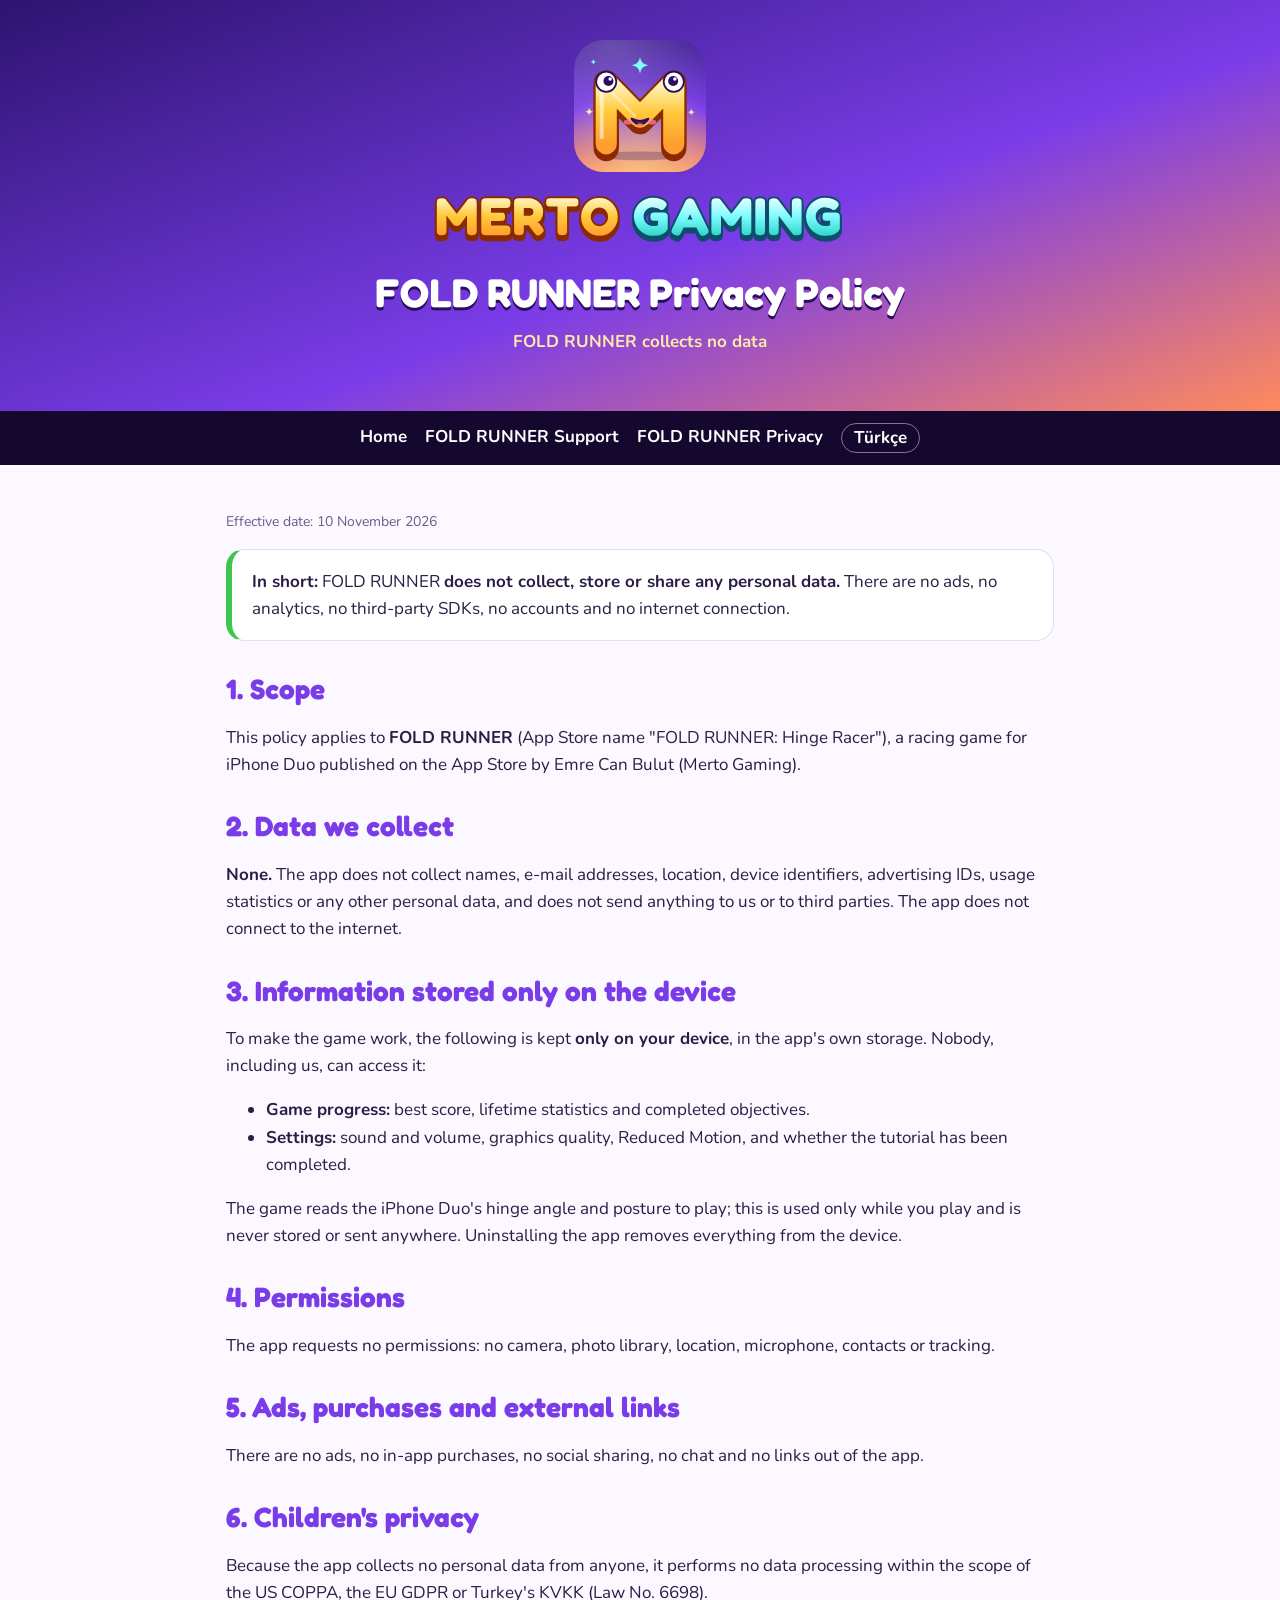
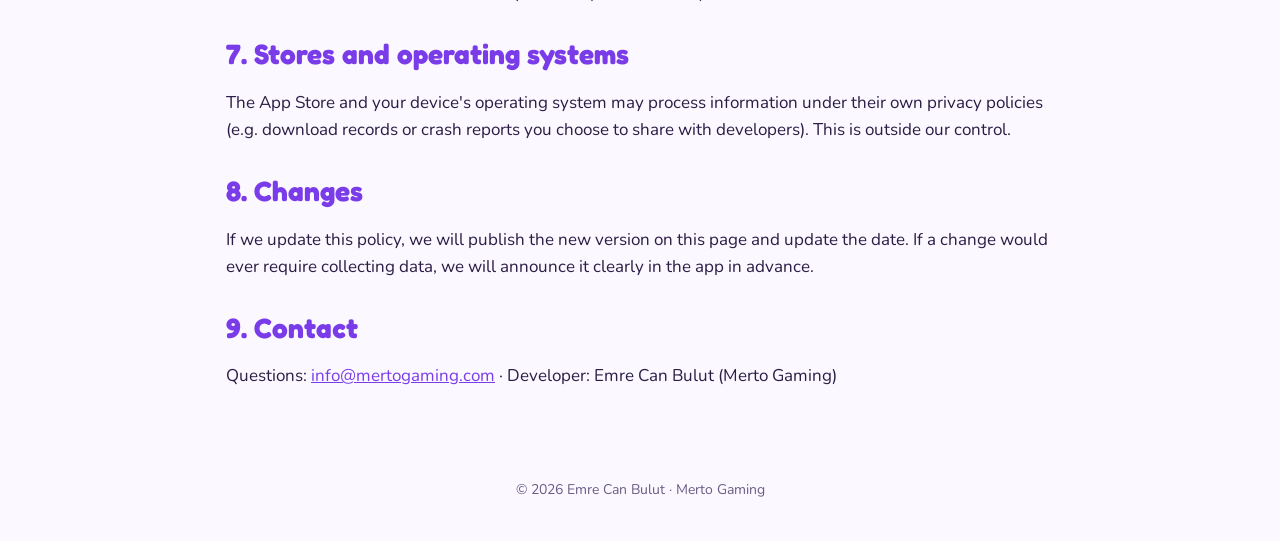
<file: foldrunner-privacy.html>
<!doctype html>
<html lang="en">
<head>
<meta charset="utf-8">
<meta name="viewport" content="width=device-width, initial-scale=1">
<title>FOLD RUNNER Privacy Policy – Merto Gaming</title>
<meta name="description" content="FOLD RUNNER privacy policy: the app collects no data.">
<link rel="icon" href="img/favicon.png">
<link rel="apple-touch-icon" href="img/apple-touch-icon.png">
<link rel="stylesheet" href="site.css">
<script src="config.js"></script>
</head>
<body>
<header class="hero">
  <a href="index.html"><img src="img/mark.svg" alt="" width="132" height="132" class="mark"></a>
  <img class="logo" src="img/wordmark.svg" alt="Merto Gaming">
  <h1>FOLD RUNNER Privacy Policy</h1>
  <p>FOLD RUNNER collects no data</p>
</header>
<nav class="nav">
  <a href="en.html">Home</a><a href="foldrunner.html">FOLD RUNNER Support</a><a href="foldrunner-privacy.html">FOLD RUNNER Privacy</a><a class="lang" href="index.html" hreflang="tr">Türkçe</a>
</nav>
<main>

<p class="small">Effective date: 10 November 2026</p>
<div class="card ok"><b>In short:</b> FOLD RUNNER <b>does not collect, store or share any personal data.</b> There are no ads, no analytics, no third-party SDKs, no accounts and no internet connection.</div>

<h2>1. Scope</h2>
<p>This policy applies to <b>FOLD RUNNER</b> (App Store name "FOLD RUNNER: Hinge Racer"), a racing game for iPhone Duo published on the App Store by Emre Can Bulut (Merto Gaming).</p>

<h2>2. Data we collect</h2>
<p><b>None.</b> The app does not collect names, e-mail addresses, location, device identifiers, advertising IDs, usage statistics or any other personal data, and does not send anything to us or to third parties. The app does not connect to the internet.</p>

<h2>3. Information stored only on the device</h2>
<p>To make the game work, the following is kept <b>only on your device</b>, in the app's own storage. Nobody, including us, can access it:</p>
<ul>
  <li><b>Game progress:</b> best score, lifetime statistics and completed objectives.</li>
  <li><b>Settings:</b> sound and volume, graphics quality, Reduced Motion, and whether the tutorial has been completed.</li>
</ul>
<p>The game reads the iPhone Duo's hinge angle and posture to play; this is used only while you play and is never stored or sent anywhere. Uninstalling the app removes everything from the device.</p>

<h2>4. Permissions</h2>
<p>The app requests no permissions: no camera, photo library, location, microphone, contacts or tracking.</p>

<h2>5. Ads, purchases and external links</h2>
<p>There are no ads, no in-app purchases, no social sharing, no chat and no links out of the app.</p>

<h2>6. Children's privacy</h2>
<p>Because the app collects no personal data from anyone, it performs no data processing within the scope of the US COPPA, the EU GDPR or Turkey's KVKK (Law No. 6698).</p>

<h2>7. Stores and operating systems</h2>
<p>The App Store and your device's operating system may process information under their own privacy policies (e.g. download records or crash reports you choose to share with developers). This is outside our control.</p>

<h2>8. Changes</h2>
<p>If we update this policy, we will publish the new version on this page and update the date. If a change would ever require collecting data, we will announce it clearly in the app in advance.</p>

<h2>9. Contact</h2>
<p>Questions: <a data-email href="#">e-mail</a> · Developer: Emre Can Bulut (Merto Gaming)</p>
</main>
<footer>© 2026 Emre Can Bulut · <span>Merto Gaming</span></footer>
</body>
</html>
</file>
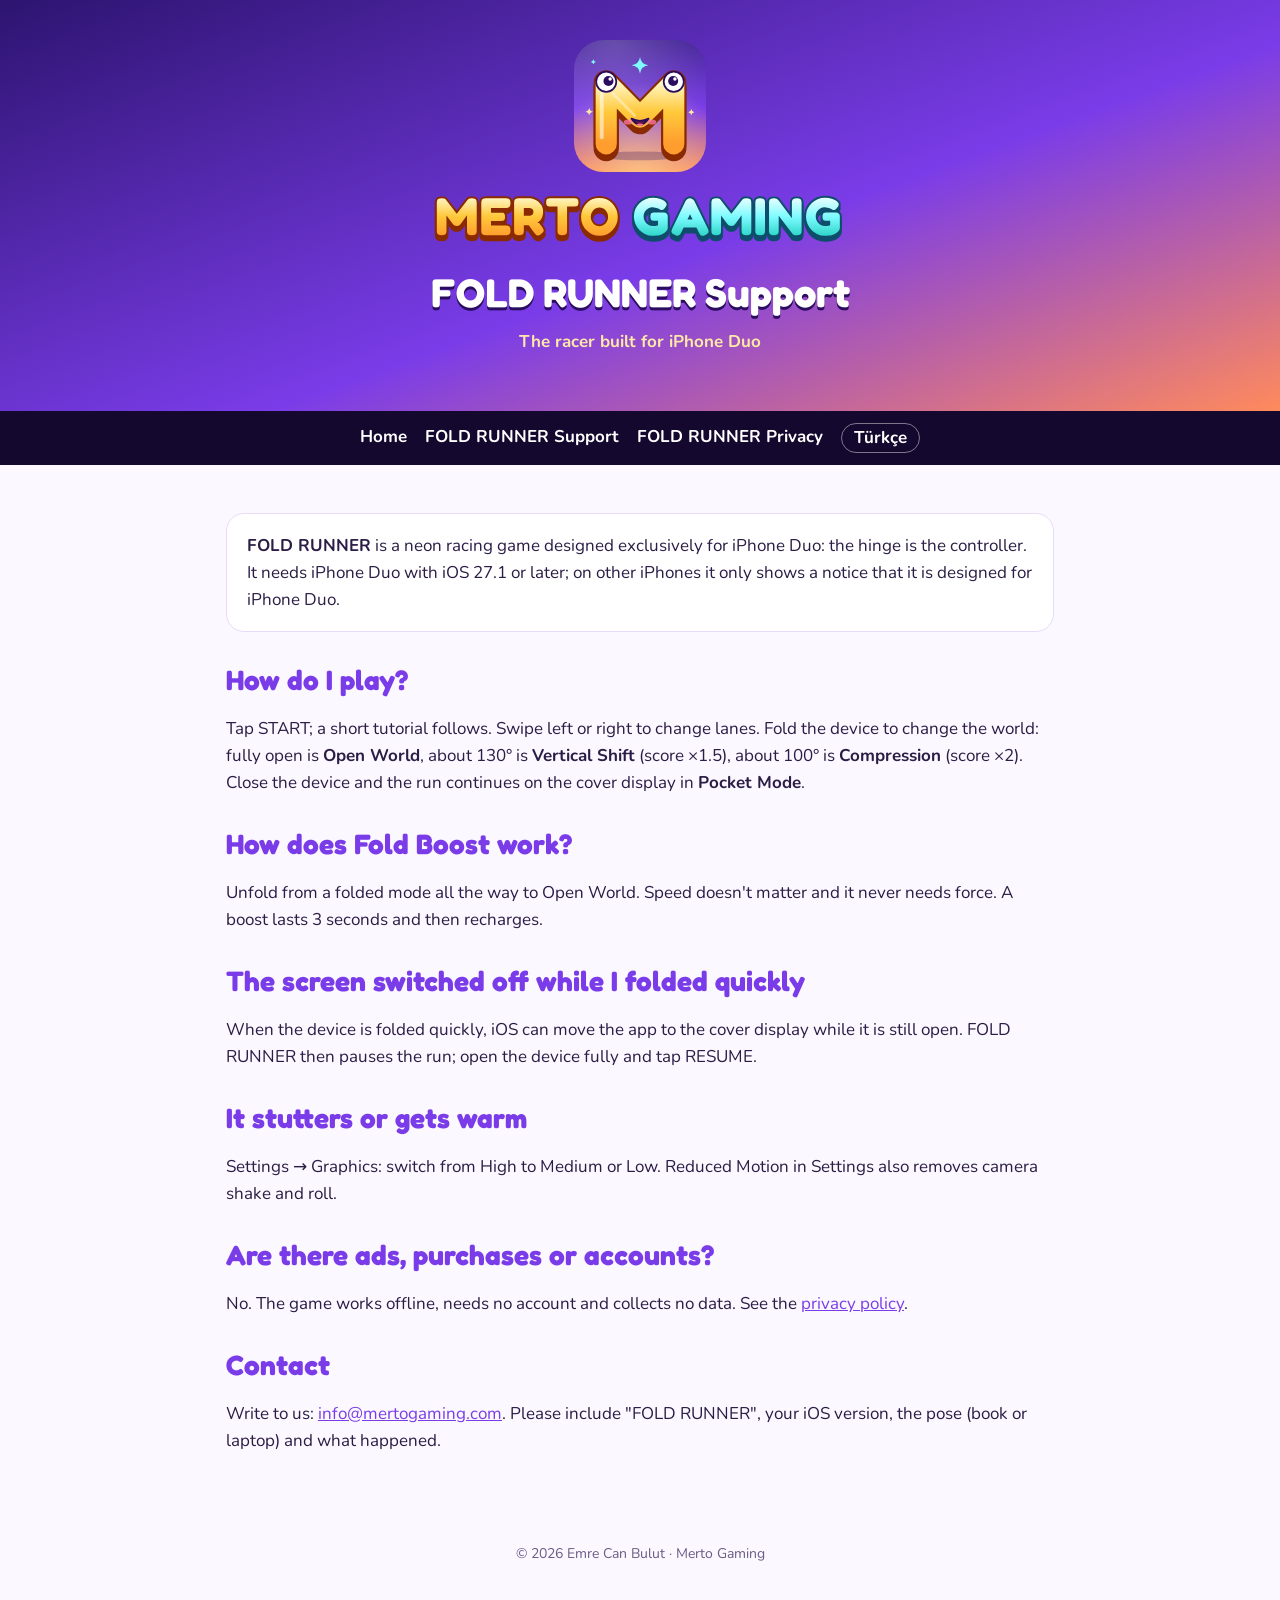
<file: foldrunner.html>
<!doctype html>
<html lang="en">
<head>
<meta charset="utf-8">
<meta name="viewport" content="width=device-width, initial-scale=1">
<title>FOLD RUNNER Support – Merto Gaming</title>
<meta name="description" content="FOLD RUNNER, the racing game built for iPhone Duo: help and contact.">
<link rel="icon" href="img/favicon.png">
<link rel="apple-touch-icon" href="img/apple-touch-icon.png">
<link rel="stylesheet" href="site.css">
<script src="config.js"></script>
</head>
<body>
<header class="hero">
  <a href="index.html"><img src="img/mark.svg" alt="" width="132" height="132" class="mark"></a>
  <img class="logo" src="img/wordmark.svg" alt="Merto Gaming">
  <h1>FOLD RUNNER Support</h1>
  <p>The racer built for iPhone Duo</p>
</header>
<nav class="nav">
  <a href="en.html">Home</a><a href="foldrunner.html">FOLD RUNNER Support</a><a href="foldrunner-privacy.html">FOLD RUNNER Privacy</a><a class="lang" href="index.html" hreflang="tr">Türkçe</a>
</nav>
<main>

<div class="card"><b>FOLD RUNNER</b> is a neon racing game designed exclusively for iPhone Duo: the hinge is the controller. It needs iPhone Duo with iOS 27.1 or later; on other iPhones it only shows a notice that it is designed for iPhone Duo.</div>

<h2>How do I play?</h2>
<p>Tap START; a short tutorial follows. Swipe left or right to change lanes. Fold the device to change the world: fully open is <b>Open World</b>, about 130° is <b>Vertical Shift</b> (score ×1.5), about 100° is <b>Compression</b> (score ×2). Close the device and the run continues on the cover display in <b>Pocket Mode</b>.</p>

<h2>How does Fold Boost work?</h2>
<p>Unfold from a folded mode all the way to Open World. Speed doesn't matter and it never needs force. A boost lasts 3 seconds and then recharges.</p>

<h2>The screen switched off while I folded quickly</h2>
<p>When the device is folded quickly, iOS can move the app to the cover display while it is still open. FOLD RUNNER then pauses the run; open the device fully and tap RESUME.</p>

<h2>It stutters or gets warm</h2>
<p>Settings → Graphics: switch from High to Medium or Low. Reduced Motion in Settings also removes camera shake and roll.</p>

<h2>Are there ads, purchases or accounts?</h2>
<p>No. The game works offline, needs no account and collects no data. See the <a href="foldrunner-privacy.html">privacy policy</a>.</p>

<h2>Contact</h2>
<p>Write to us: <a data-email href="#">e-mail</a>. Please include "FOLD RUNNER", your iOS version, the pose (book or laptop) and what happened.</p>
</main>
<footer>© 2026 Emre Can Bulut · <span>Merto Gaming</span></footer>
</body>
</html>
</file>
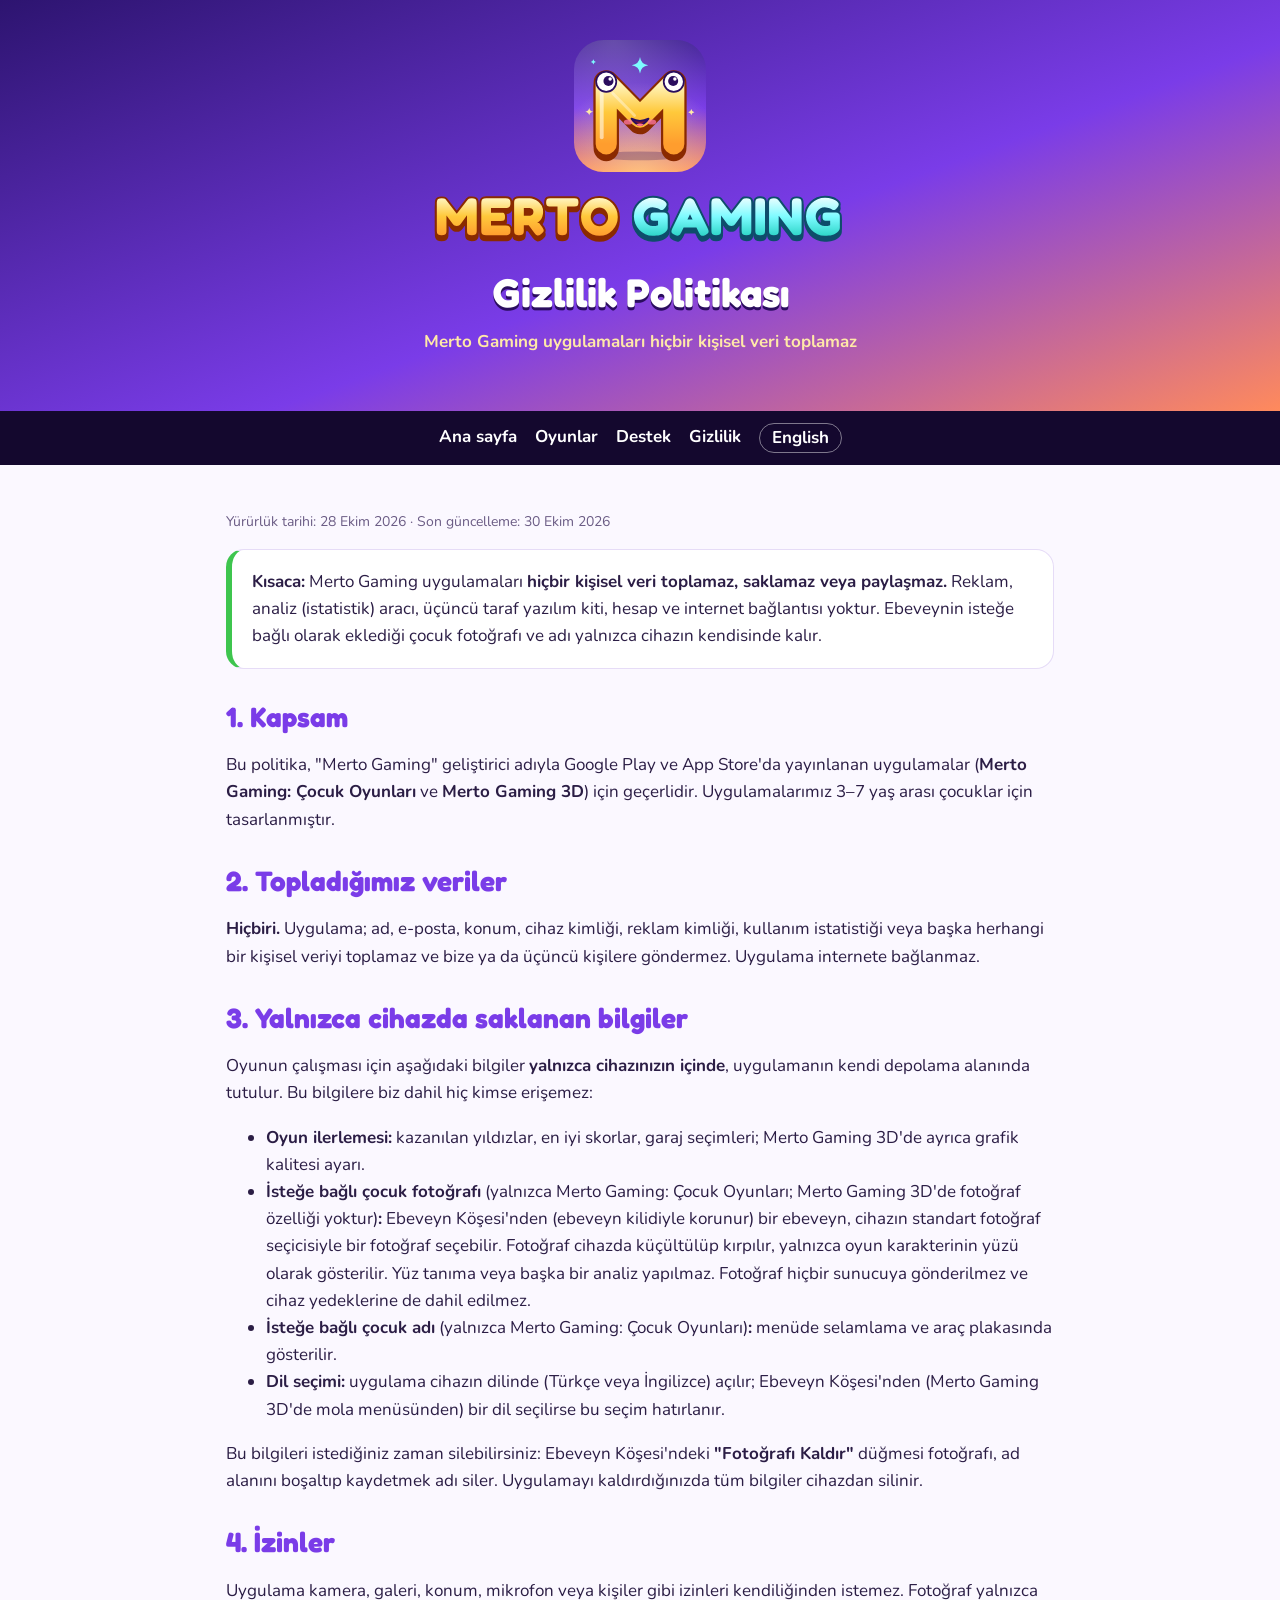
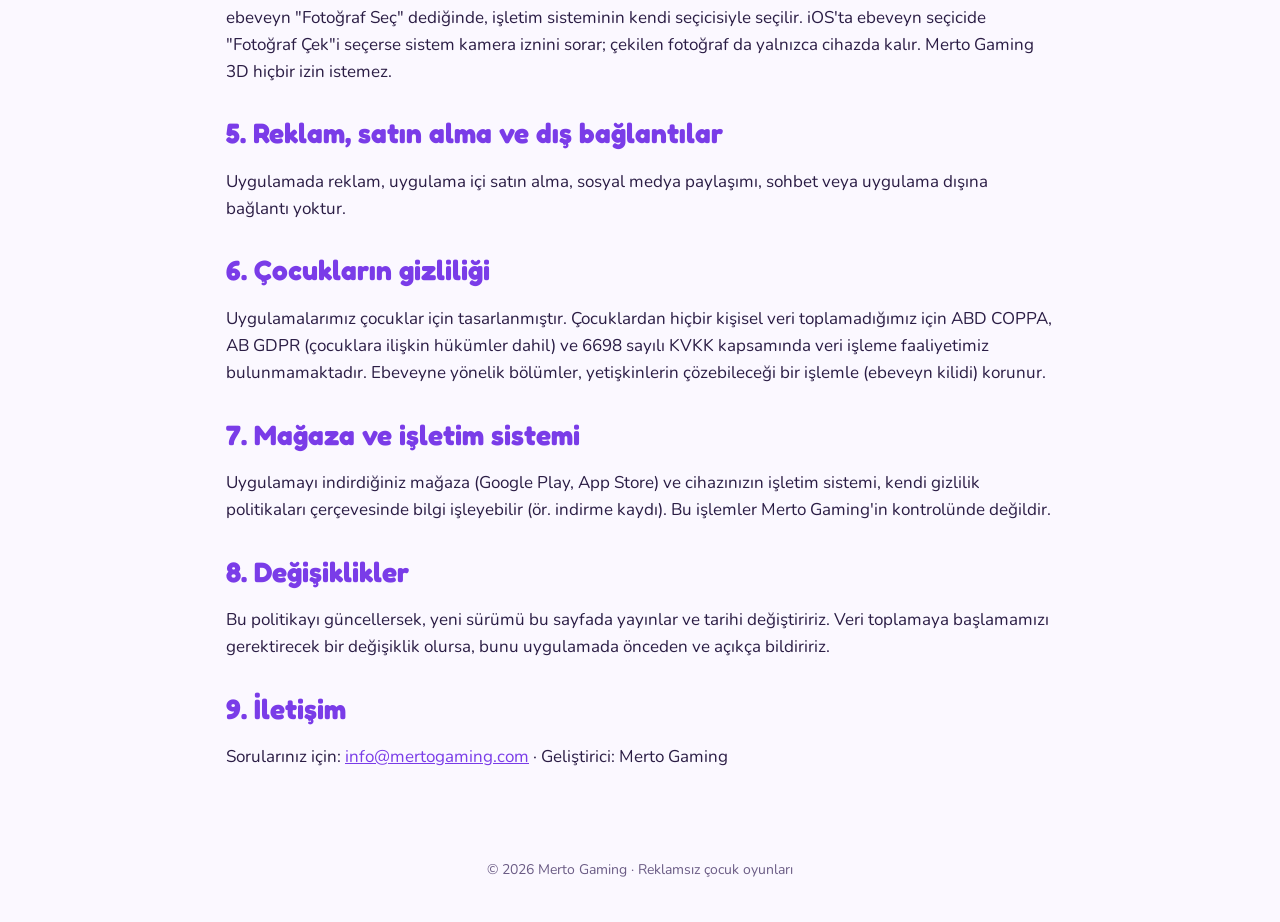
<file: gizlilik.html>
<!doctype html>
<html lang="tr">
<head>
<meta charset="utf-8">
<meta name="viewport" content="width=device-width, initial-scale=1">
<title>Gizlilik Politikası – Merto Gaming</title>
<meta name="description" content="Merto Gaming gizlilik politikası: hiçbir kişisel veri toplanmaz.">
<link rel="icon" href="img/favicon.png">
<link rel="apple-touch-icon" href="img/apple-touch-icon.png">
<link rel="stylesheet" href="site.css">
<script src="config.js"></script>
</head>
<body>
<header class="hero">
  <a href="index.html"><img src="img/mark.svg" alt="" width="132" height="132" class="mark"></a>
  <img class="logo" src="img/wordmark.svg" alt="Merto Gaming">
  <h1>Gizlilik Politikası</h1>
  <p>Merto Gaming uygulamaları hiçbir kişisel veri toplamaz</p>
</header>
<nav class="nav">
  <a href="index.html">Ana sayfa</a><a href="index.html#oyunlar">Oyunlar</a><a href="destek.html">Destek</a><a href="gizlilik.html">Gizlilik</a><a class="lang" href="en.html" hreflang="en">English</a>
</nav>
<main>

<p class="small">Yürürlük tarihi: 28 Ekim 2026 · Son güncelleme: 30 Ekim 2026</p>
<div class="card ok"><b>Kısaca:</b> Merto Gaming uygulamaları <b>hiçbir kişisel veri toplamaz, saklamaz veya paylaşmaz.</b> Reklam, analiz (istatistik) aracı, üçüncü taraf yazılım kiti, hesap ve internet bağlantısı yoktur. Ebeveynin isteğe bağlı olarak eklediği çocuk fotoğrafı ve adı yalnızca cihazın kendisinde kalır.</div>

<h2>1. Kapsam</h2>
<p>Bu politika, "Merto Gaming" geliştirici adıyla Google Play ve App Store'da yayınlanan uygulamalar (<b>Merto Gaming: Çocuk Oyunları</b> ve <b>Merto Gaming 3D</b>) için geçerlidir. Uygulamalarımız 3–7 yaş arası çocuklar için tasarlanmıştır.</p>

<h2>2. Topladığımız veriler</h2>
<p><b>Hiçbiri.</b> Uygulama; ad, e-posta, konum, cihaz kimliği, reklam kimliği, kullanım istatistiği veya başka herhangi bir kişisel veriyi toplamaz ve bize ya da üçüncü kişilere göndermez. Uygulama internete bağlanmaz.</p>

<h2>3. Yalnızca cihazda saklanan bilgiler</h2>
<p>Oyunun çalışması için aşağıdaki bilgiler <b>yalnızca cihazınızın içinde</b>, uygulamanın kendi depolama alanında tutulur. Bu bilgilere biz dahil hiç kimse erişemez:</p>
<ul>
  <li><b>Oyun ilerlemesi:</b> kazanılan yıldızlar, en iyi skorlar, garaj seçimleri; Merto Gaming 3D'de ayrıca grafik kalitesi ayarı.</li>
  <li><b>İsteğe bağlı çocuk fotoğrafı</b> (yalnızca Merto Gaming: Çocuk Oyunları; Merto Gaming 3D'de fotoğraf özelliği yoktur)<b>:</b> Ebeveyn Köşesi'nden (ebeveyn kilidiyle korunur) bir ebeveyn, cihazın standart fotoğraf seçicisiyle bir fotoğraf seçebilir. Fotoğraf cihazda küçültülüp kırpılır, yalnızca oyun karakterinin yüzü olarak gösterilir. Yüz tanıma veya başka bir analiz yapılmaz. Fotoğraf hiçbir sunucuya gönderilmez ve cihaz yedeklerine de dahil edilmez.</li>
  <li><b>İsteğe bağlı çocuk adı</b> (yalnızca Merto Gaming: Çocuk Oyunları)<b>:</b> menüde selamlama ve araç plakasında gösterilir.</li>
  <li><b>Dil seçimi:</b> uygulama cihazın dilinde (Türkçe veya İngilizce) açılır; Ebeveyn Köşesi'nden (Merto Gaming 3D'de mola menüsünden) bir dil seçilirse bu seçim hatırlanır.</li>
</ul>
<p>Bu bilgileri istediğiniz zaman silebilirsiniz: Ebeveyn Köşesi'ndeki <b>"Fotoğrafı Kaldır"</b> düğmesi fotoğrafı, ad alanını boşaltıp kaydetmek adı siler. Uygulamayı kaldırdığınızda tüm bilgiler cihazdan silinir.</p>

<h2>4. İzinler</h2>
<p>Uygulama kamera, galeri, konum, mikrofon veya kişiler gibi izinleri kendiliğinden istemez. Fotoğraf yalnızca ebeveyn "Fotoğraf Seç" dediğinde, işletim sisteminin kendi seçicisiyle seçilir. iOS'ta ebeveyn seçicide "Fotoğraf Çek"i seçerse sistem kamera iznini sorar; çekilen fotoğraf da yalnızca cihazda kalır. Merto Gaming 3D hiçbir izin istemez.</p>

<h2>5. Reklam, satın alma ve dış bağlantılar</h2>
<p>Uygulamada reklam, uygulama içi satın alma, sosyal medya paylaşımı, sohbet veya uygulama dışına bağlantı yoktur.</p>

<h2>6. Çocukların gizliliği</h2>
<p>Uygulamalarımız çocuklar için tasarlanmıştır. Çocuklardan hiçbir kişisel veri toplamadığımız için ABD COPPA, AB GDPR (çocuklara ilişkin hükümler dahil) ve 6698 sayılı KVKK kapsamında veri işleme faaliyetimiz bulunmamaktadır. Ebeveyne yönelik bölümler, yetişkinlerin çözebileceği bir işlemle (ebeveyn kilidi) korunur.</p>

<h2>7. Mağaza ve işletim sistemi</h2>
<p>Uygulamayı indirdiğiniz mağaza (Google Play, App Store) ve cihazınızın işletim sistemi, kendi gizlilik politikaları çerçevesinde bilgi işleyebilir (ör. indirme kaydı). Bu işlemler Merto Gaming'in kontrolünde değildir.</p>

<h2>8. Değişiklikler</h2>
<p>Bu politikayı güncellersek, yeni sürümü bu sayfada yayınlar ve tarihi değiştiririz. Veri toplamaya başlamamızı gerektirecek bir değişiklik olursa, bunu uygulamada önceden ve açıkça bildiririz.</p>

<h2>9. İletişim</h2>
<p>Sorularınız için: <a data-email href="#">e-posta</a> · Geliştirici: Merto Gaming</p>
</main>
<footer>© 2026 Merto Gaming · <span>Reklamsız çocuk oyunları</span></footer>
</body>
</html>
</file>
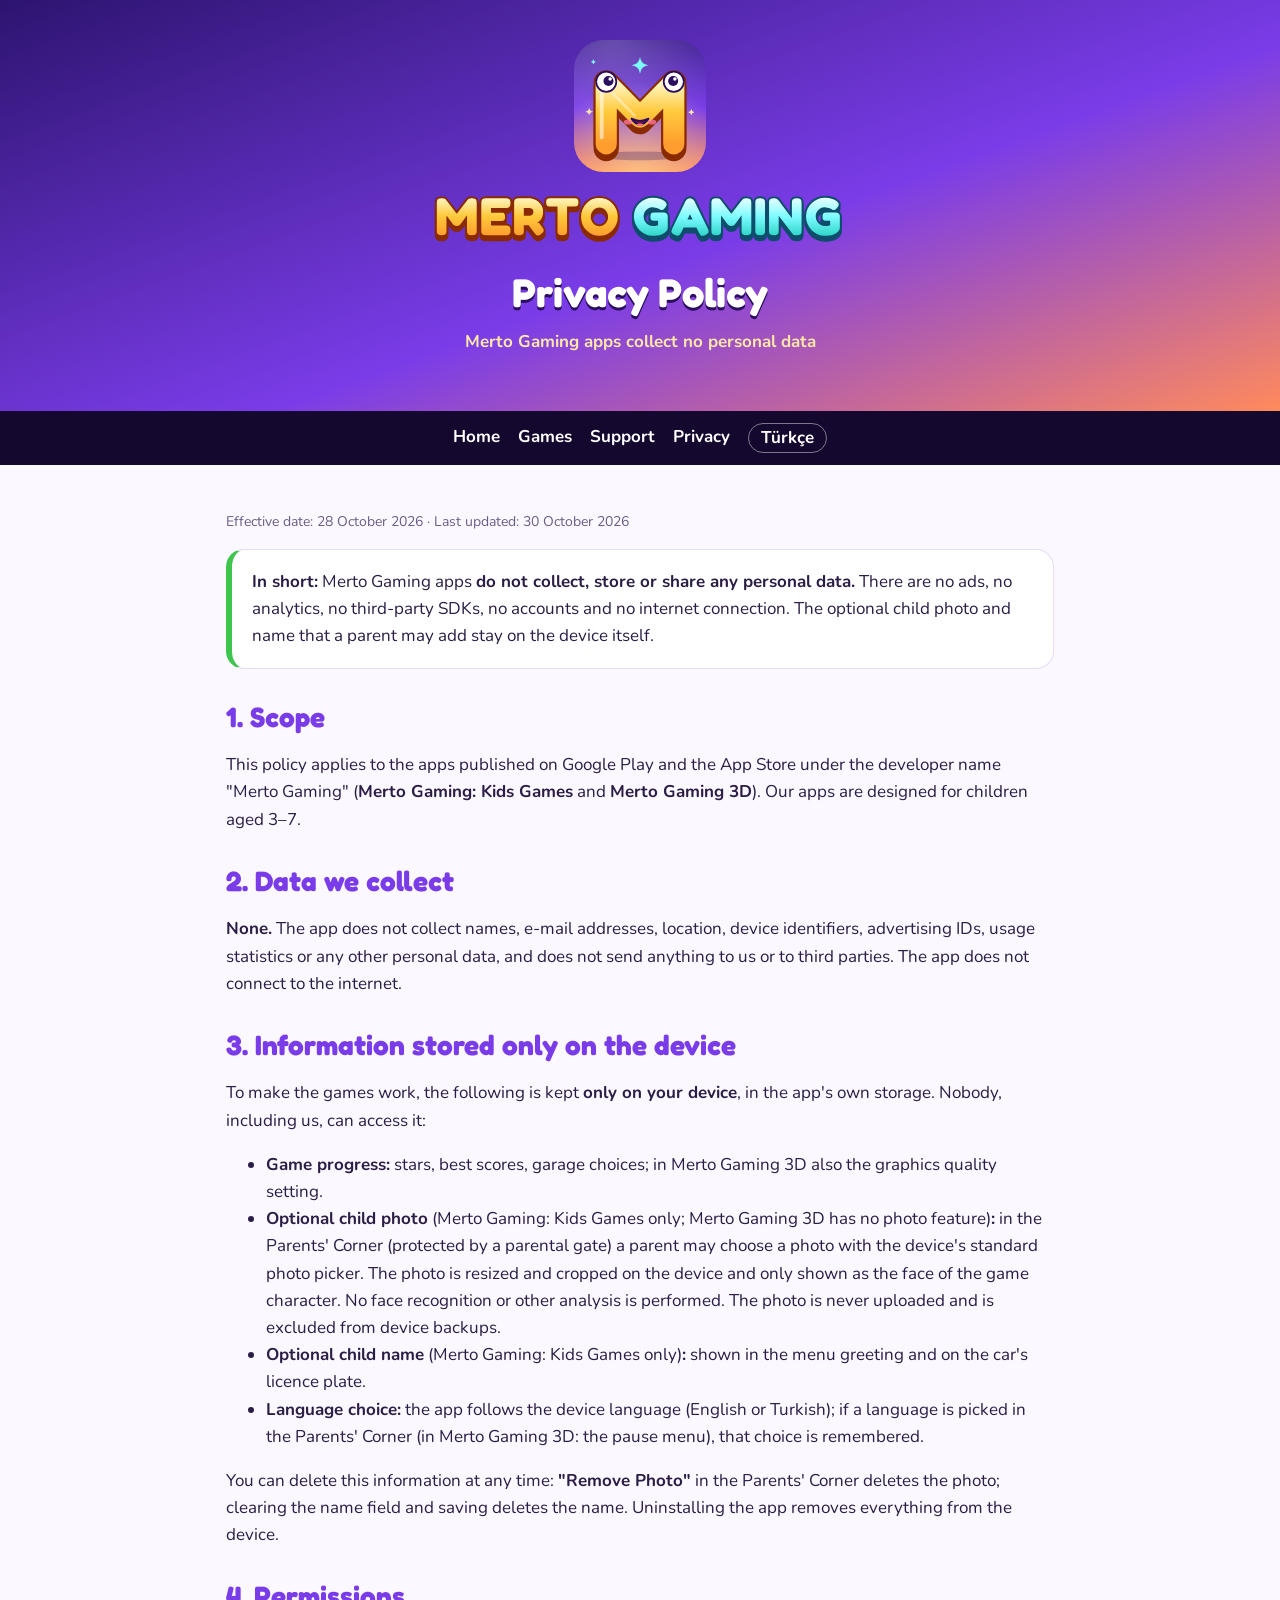
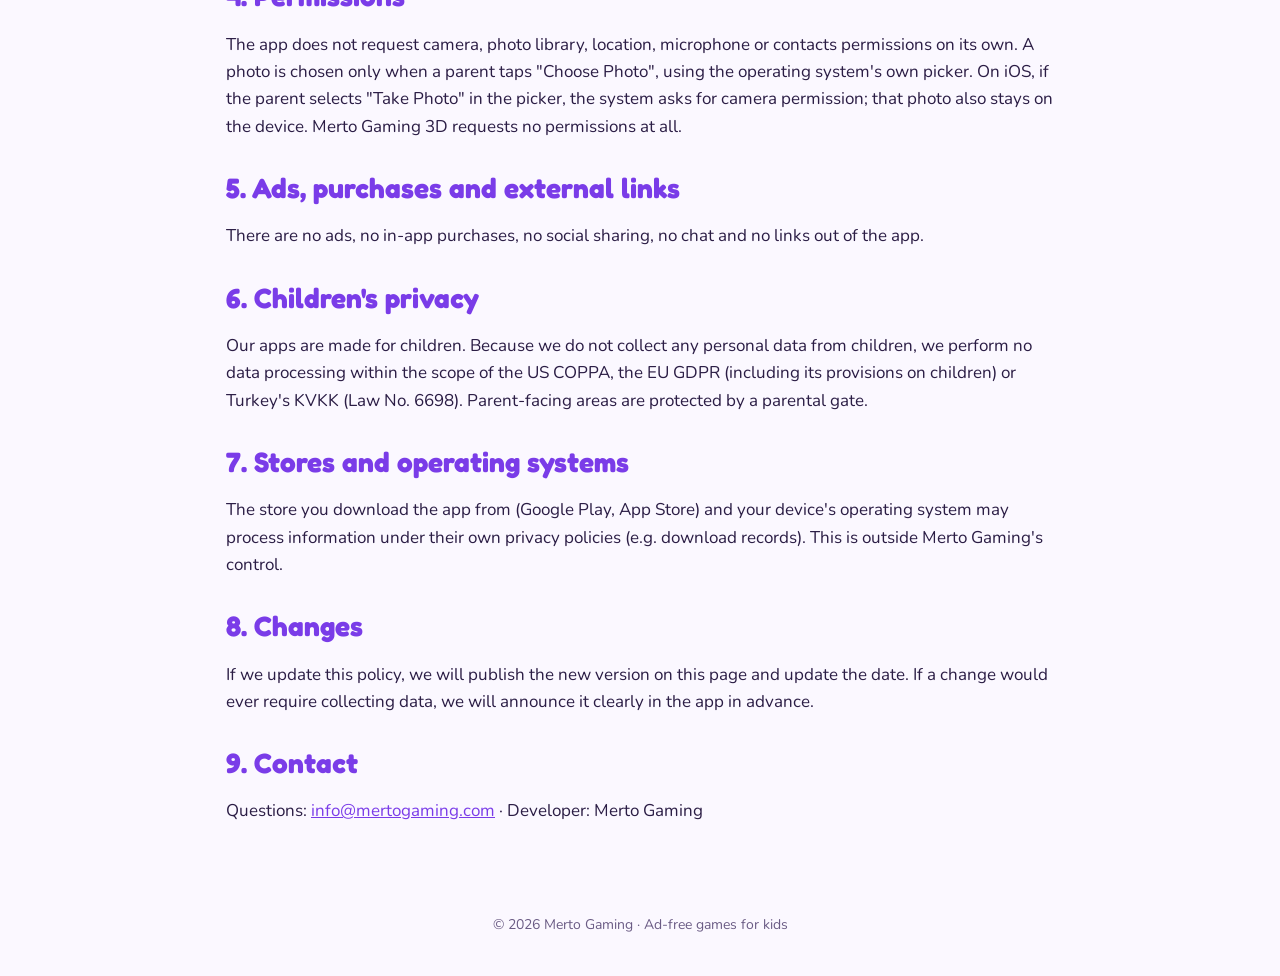
<file: privacy.html>
<!doctype html>
<html lang="en">
<head>
<meta charset="utf-8">
<meta name="viewport" content="width=device-width, initial-scale=1">
<title>Privacy Policy – Merto Gaming</title>
<meta name="description" content="Merto Gaming privacy policy: no personal data is collected.">
<link rel="icon" href="img/favicon.png">
<link rel="apple-touch-icon" href="img/apple-touch-icon.png">
<link rel="stylesheet" href="site.css">
<script src="config.js"></script>
</head>
<body>
<header class="hero">
  <a href="index.html"><img src="img/mark.svg" alt="" width="132" height="132" class="mark"></a>
  <img class="logo" src="img/wordmark.svg" alt="Merto Gaming">
  <h1>Privacy Policy</h1>
  <p>Merto Gaming apps collect no personal data</p>
</header>
<nav class="nav">
  <a href="en.html">Home</a><a href="en.html#games">Games</a><a href="destek.html#english">Support</a><a href="privacy.html">Privacy</a><a class="lang" href="index.html" hreflang="tr">Türkçe</a>
</nav>
<main>

<p class="small">Effective date: 28 October 2026 · Last updated: 30 October 2026</p>
<div class="card ok"><b>In short:</b> Merto Gaming apps <b>do not collect, store or share any personal data.</b> There are no ads, no analytics, no third-party SDKs, no accounts and no internet connection. The optional child photo and name that a parent may add stay on the device itself.</div>

<h2>1. Scope</h2>
<p>This policy applies to the apps published on Google Play and the App Store under the developer name "Merto Gaming" (<b>Merto Gaming: Kids Games</b> and <b>Merto Gaming 3D</b>). Our apps are designed for children aged 3–7.</p>

<h2>2. Data we collect</h2>
<p><b>None.</b> The app does not collect names, e-mail addresses, location, device identifiers, advertising IDs, usage statistics or any other personal data, and does not send anything to us or to third parties. The app does not connect to the internet.</p>

<h2>3. Information stored only on the device</h2>
<p>To make the games work, the following is kept <b>only on your device</b>, in the app's own storage. Nobody, including us, can access it:</p>
<ul>
  <li><b>Game progress:</b> stars, best scores, garage choices; in Merto Gaming 3D also the graphics quality setting.</li>
  <li><b>Optional child photo</b> (Merto Gaming: Kids Games only; Merto Gaming 3D has no photo feature)<b>:</b> in the Parents' Corner (protected by a parental gate) a parent may choose a photo with the device's standard photo picker. The photo is resized and cropped on the device and only shown as the face of the game character. No face recognition or other analysis is performed. The photo is never uploaded and is excluded from device backups.</li>
  <li><b>Optional child name</b> (Merto Gaming: Kids Games only)<b>:</b> shown in the menu greeting and on the car's licence plate.</li>
  <li><b>Language choice:</b> the app follows the device language (English or Turkish); if a language is picked in the Parents' Corner (in Merto Gaming 3D: the pause menu), that choice is remembered.</li>
</ul>
<p>You can delete this information at any time: <b>"Remove Photo"</b> in the Parents' Corner deletes the photo; clearing the name field and saving deletes the name. Uninstalling the app removes everything from the device.</p>

<h2>4. Permissions</h2>
<p>The app does not request camera, photo library, location, microphone or contacts permissions on its own. A photo is chosen only when a parent taps "Choose Photo", using the operating system's own picker. On iOS, if the parent selects "Take Photo" in the picker, the system asks for camera permission; that photo also stays on the device. Merto Gaming 3D requests no permissions at all.</p>

<h2>5. Ads, purchases and external links</h2>
<p>There are no ads, no in-app purchases, no social sharing, no chat and no links out of the app.</p>

<h2>6. Children's privacy</h2>
<p>Our apps are made for children. Because we do not collect any personal data from children, we perform no data processing within the scope of the US COPPA, the EU GDPR (including its provisions on children) or Turkey's KVKK (Law No. 6698). Parent-facing areas are protected by a parental gate.</p>

<h2>7. Stores and operating systems</h2>
<p>The store you download the app from (Google Play, App Store) and your device's operating system may process information under their own privacy policies (e.g. download records). This is outside Merto Gaming's control.</p>

<h2>8. Changes</h2>
<p>If we update this policy, we will publish the new version on this page and update the date. If a change would ever require collecting data, we will announce it clearly in the app in advance.</p>

<h2>9. Contact</h2>
<p>Questions: <a data-email href="#">e-mail</a> · Developer: Merto Gaming</p>
</main>
<footer>© 2026 Merto Gaming · <span>Ad-free games for kids</span></footer>
</body>
</html>
</file>
<file: site.css>
/* Başlıklar: Fredoka TR (Fredoka + Türkçe ğ Ğ ş Ş İ) — uygulamayla aynı yazı tipi */
@font-face{font-family:'Fredoka TR';font-weight:300 700;font-display:swap;src:url(fonts/fredoka-tr.woff2) format('woff2')}
@font-face{font-family:'Nunito';font-weight:200 1000;font-display:swap;src:url(fonts/nunito-latin.woff2) format('woff2');unicode-range:U+0000-00FF,U+0131,U+2000-206F,U+20AC,U+2122}
@font-face{font-family:'Nunito';font-weight:200 1000;font-display:swap;src:url(fonts/nunito-latin-ext.woff2) format('woff2');unicode-range:U+0100-02AF,U+1E00-1EFF}
:root{--night:#14082e;--purple:#2d1470;--violet:#7a3ce8;--sunset:#ff8a5c;--sun:#ffc93b;--cyan:#7dfbff;--ink:#2a0d5e;--paper:#fbf8ff;--text:#2b1d45;--muted:#6b5c85;--card:#ffffff;--line:#e6dcf7}
@media (prefers-color-scheme:dark){:root{--paper:#120a28;--text:#efe8ff;--muted:#b9acd6;--card:#1d1240;--line:#33255e}}
*{box-sizing:border-box}
body{margin:0;font-family:Nunito,system-ui,sans-serif;font-size:17px;line-height:1.6;color:var(--text);background:var(--paper)}
a{color:var(--violet)}
@media (prefers-color-scheme:dark){a{color:#c3a6ff}}
.hero{background:linear-gradient(160deg,#2d1470 0%,#7a3ce8 58%,#ff8a5c 100%);color:#fff;text-align:center;padding:40px 16px 56px}
.hero img.logo{width:min(420px,86vw);height:auto;display:block;margin:0 auto}
.hero h1{font-family:'Fredoka TR',Nunito,sans-serif;font-weight:700;font-size:clamp(26px,5vw,40px);margin:12px 0 4px;text-shadow:0 3px 0 var(--ink)}
.hero p{margin:0 auto;max-width:640px;color:#ffe9a8;font-weight:700}
.nav{display:flex;gap:18px;justify-content:center;flex-wrap:wrap;padding:12px 16px;background:var(--night)}
.nav a{color:#fff;text-decoration:none;font-weight:700}
.nav a:hover{color:var(--sun)}
main{max-width:860px;margin:0 auto;padding:32px 16px 48px}
h2{font-family:'Fredoka TR',Nunito,sans-serif;font-weight:700;color:var(--violet);font-size:28px;margin:32px 0 8px;line-height:1.2}
@media (prefers-color-scheme:dark){h2{color:#c3a6ff}}
h3{font-family:'Fredoka TR',Nunito,sans-serif;font-weight:600;font-size:21px;margin:22px 0 4px}
.card{background:var(--card);border:1px solid var(--line);border-radius:18px;padding:18px 20px;margin:16px 0}
.ok{border-left:6px solid #3ec54e}
.grid{display:grid;grid-template-columns:repeat(auto-fit,minmax(220px,1fr));gap:14px}
.shots img{width:100%;height:auto;border-radius:14px;display:block;box-shadow:0 8px 24px rgba(20,8,46,.25)}
.badges{display:flex;gap:12px;justify-content:center;flex-wrap:wrap;margin-top:22px}
.badge{display:inline-block;background:#000;color:#fff;text-decoration:none;border-radius:12px;padding:10px 18px;font-weight:800}
.badge.soon{opacity:.55;pointer-events:none}
.badge.soon::after{content:' · yakında'}
:lang(en) .badge.soon::after{content:' · coming soon'}
footer{text-align:center;color:var(--muted);font-size:14px;padding:24px 16px 40px}
ul.check{list-style:none;padding:0}
ul.check li{padding-left:28px;position:relative;margin:6px 0}
ul.check li::before{content:'✔';position:absolute;left:0;color:#3ec54e;font-weight:900}
.small{font-size:14px;color:var(--muted)}

/* ana sayfa: uygulama kartları, sözler, oyun kartları (tools/build_site.py) */
.hero .mark{width:132px;height:132px;display:block;margin:0 auto 10px}
.nav a.lang{border:1px solid rgba(255,255,255,.45);border-radius:999px;padding:0 12px}
section{scroll-margin-top:12px}
.apps{display:grid;grid-template-columns:repeat(auto-fit,minmax(300px,1fr));gap:16px;margin:18px 0}
.app-card{display:flex;gap:16px;align-items:flex-start;background:var(--card);border:1px solid var(--line);border-radius:20px;padding:18px}
.app-card h3{margin:0 0 4px}
.app-card p{margin:4px 0}
.app-icon{width:96px;height:96px;border-radius:22px;flex:none;box-shadow:0 6px 16px rgba(20,8,46,.25)}
.tag{display:inline-block;font-size:13px;font-weight:800;color:#fff;background:linear-gradient(180deg,#ff6b8b,#e8384f);border-radius:999px;padding:1px 9px;vertical-align:3px}
.more{font-weight:800;text-decoration:none}
.badges.left{justify-content:flex-start;margin-top:10px}
.badges.left .badge{font-size:14px;padding:7px 14px}
.promises{display:grid;grid-template-columns:repeat(auto-fit,minmax(190px,1fr));gap:12px;margin:8px 0 8px}
.promise{background:var(--card);border:1px solid var(--line);border-left:6px solid #3ec54e;border-radius:16px;padding:14px 16px;display:flex;flex-direction:column;gap:2px}
.promise .pi{font-size:26px;line-height:1}
.promise b{font-family:'Fredoka TR',Nunito,sans-serif;font-size:19px}
.promise span:last-child{font-size:15px;color:var(--muted);line-height:1.45}
.h-icon{width:40px;height:40px;border-radius:10px;vertical-align:-8px;margin-right:4px}
h3.sub{margin-top:28px}
.games{display:grid;grid-template-columns:repeat(auto-fill,minmax(250px,1fr));gap:16px;margin:16px 0}
.game{background:var(--card);border:1px solid var(--line);border-radius:18px;overflow:hidden;display:flex;flex-direction:column}
.game img{width:100%;height:auto;aspect-ratio:1311/603;object-fit:cover;display:block;background:var(--night)}
.game-body{padding:12px 16px 14px}
.game-body h3{margin:2px 0 4px;font-size:20px}
.game-body p{margin:4px 0;font-size:15.5px;line-height:1.5}
.game-body .ctl{font-size:14px;color:var(--muted)}
@media (max-width:520px){.app-card{flex-direction:column}.app-icon{width:80px;height:80px}}
</file>
